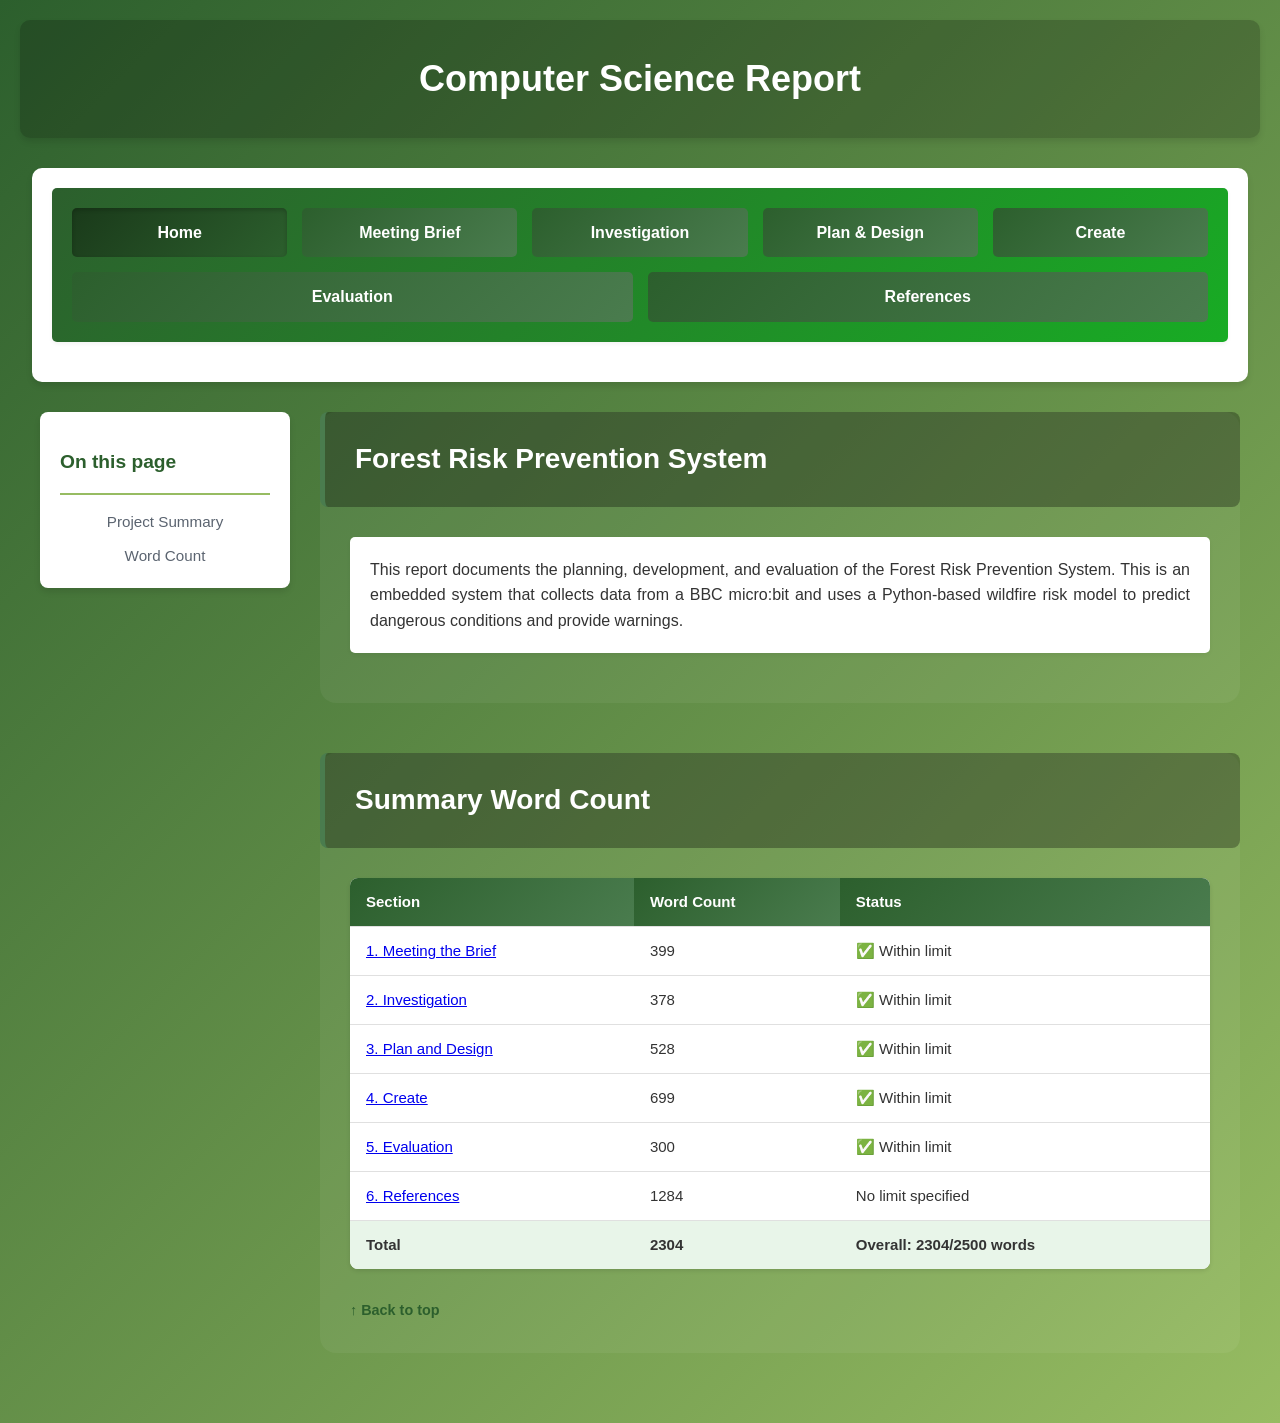
<file: index.html>
<!DOCTYPE html>
<html lang="en">
<head>
    <meta charset="UTF-8">
    <meta http-equiv="refresh" content="0; url=report-site/index.html">
    <title>Redirecting…</title>
</head>
<body>
    <p>Redirecting to <a href="report-site/index.html">report site</a>…</p>
</body>
</html>
</file>
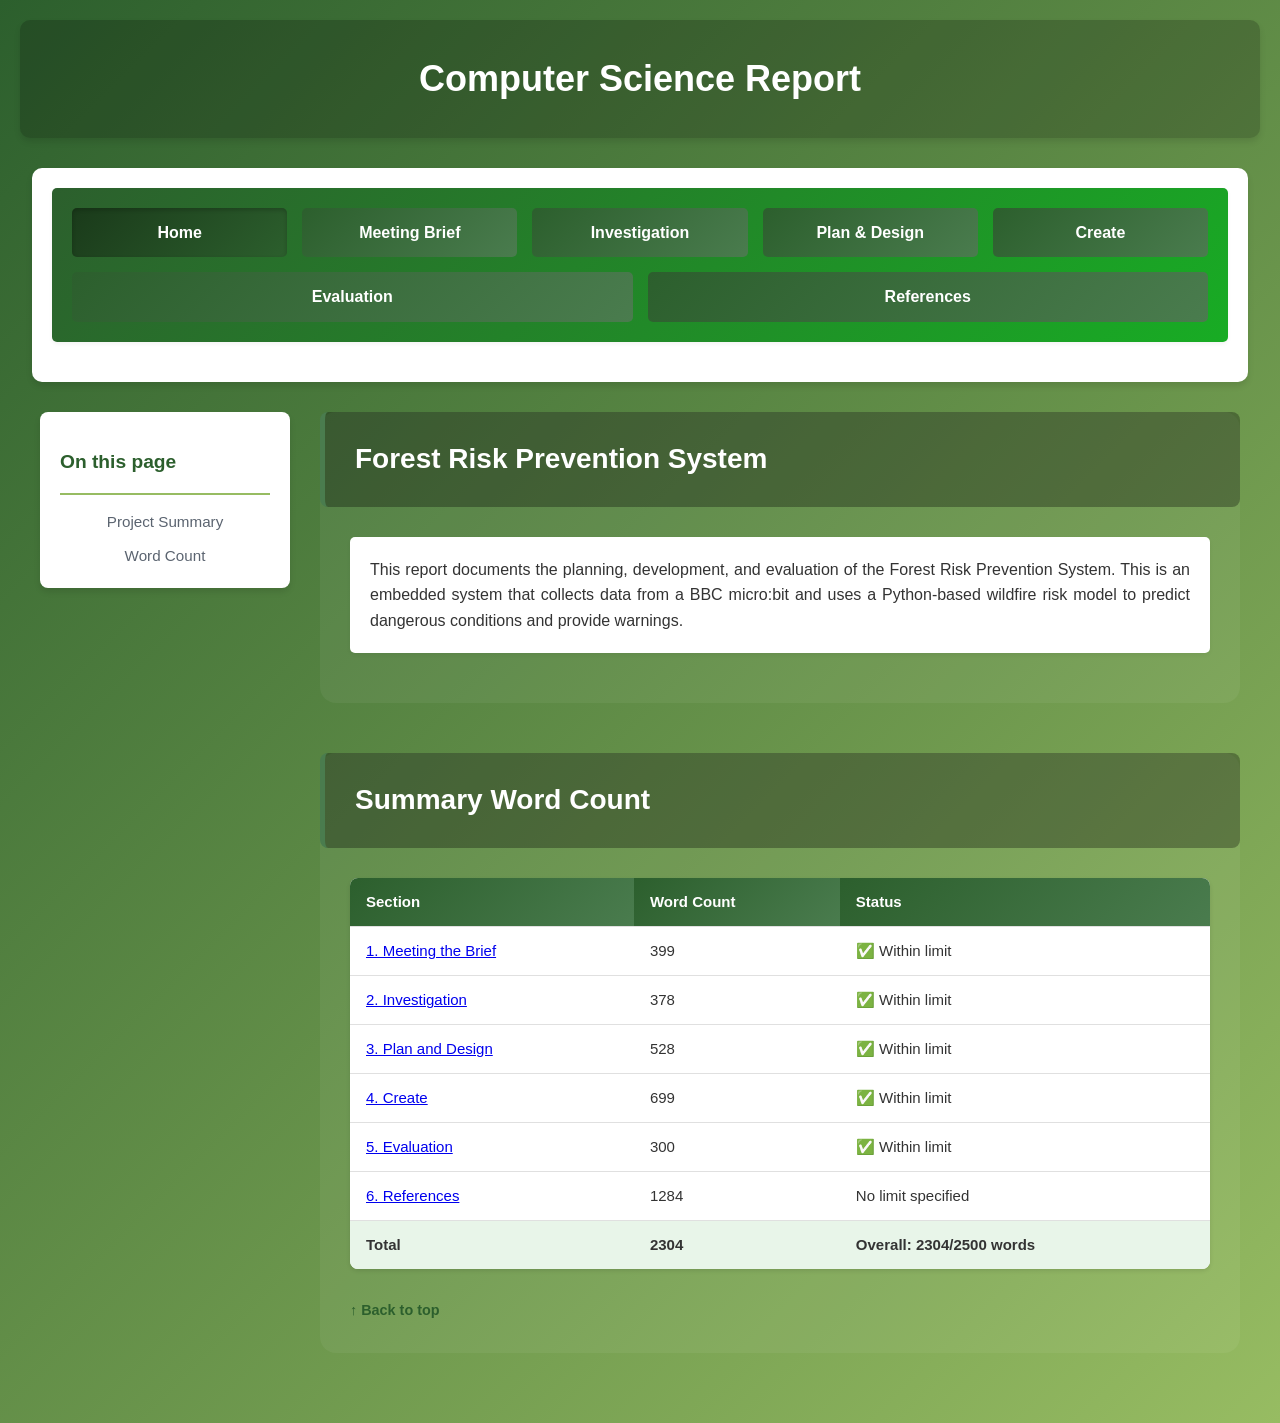
<file: report-site/index.html>
<!--#Section Word Count
#1. Meeting Brief	Max 400
#2. Investigation	~400
#3. Plan & Design	~600
#4. Create	~800
#5. Evaluation
#Total:                  ~2200 -->

<!DOCTYPE html>
<html lang="en">
<head>
    <meta charset="UTF-8">
    <meta name="viewport" content="width=device-width, initial-scale=1.0">
    <title>Report Index</title>
    <link rel="stylesheet" href="styles.css">
</head>
<body>
    <h1>Computer Science Report</h1>
    <div class="page-wrapper">
    <nav>
        <ul>
            <li><a href="index.html" class="active">Home</a></li>
            <li><a href="meeting_the_brief.html">Meeting Brief</a></li>
            <li><a href="investigation.html">Investigation</a></li>
            <li><a href="plan_and_design.html">Plan & Design</a></li>
            <li><a href="create.html">Create</a></li>
            <li><a href="evaluation.html">Evaluation</a></li>
            <li><a href="references.html">References</a></li>
        </ul>
    </nav>

    <main class="content-layout">
        <aside>
            <div class="toc">
                <h3>On this page</h3>
                <ul>
                    <li><a href="#summary">Project Summary</a></li>
                    <li><a href="#wordcount">Word Count</a></li>
                </ul>
            </div>
        </aside>

        <div class="content">
            <section id="summary">
                <h2>Forest Risk Prevention System</h2>
                <p>This report documents the planning, development, and evaluation of the Forest Risk Prevention System. This is an embedded system that collects data from a BBC micro:bit and uses a Python-based wildfire risk model to predict dangerous conditions and provide warnings.</p>
            </section>

            <section id="wordcount">
                <h2>Summary Word Count</h2>
                <table class="word-count-table">
    <thead>
        <tr>
            <th>Section</th>
            <th>Word Count</th>
            <th>Status</th>
        </tr>
    </thead>
    <tbody>
        <tr>
            <td><a href="meeting_the_brief.html">1. Meeting the Brief</a></td>
            <td>399</td>
            <td>✅ Within limit</td>
        </tr>
        <tr>
            <td><a href="investigation.html">2. Investigation</a></td>
            <td>378</td>
            <td>✅ Within limit</td>
        </tr>
        <tr>
            <td><a href="plan_and_design.html">3. Plan and Design</a></td>
            <td>528</td>
            <td>✅ Within limit</td>
        </tr>
        <tr>
            <td><a href="create.html">4. Create</a></td>
            <td>699</td>
            <td>✅ Within limit</td>
        </tr>
        <tr>
            <td><a href="evaluation.html">5. Evaluation</a></td>
            <td>300</td>
            <td>✅ Within limit</td>
        </tr>
        <tr>
            <td><a href="references.html">6. References</a></td>
            <td>1284</td>
            <td>No limit specified</td>
        </tr>
        <tr class="total-row">
            <td><strong>Total</strong></td>
            <td><strong>2304</strong></td>
            <td><strong>Overall: 2304/2500 words</strong></td>
        </tr>
    </tbody>
</table>
                <a href="#" class="back-to-top">Back to top</a>
            </section>
        </div>
    </main>
    </div>
</body>
</html>
</file>
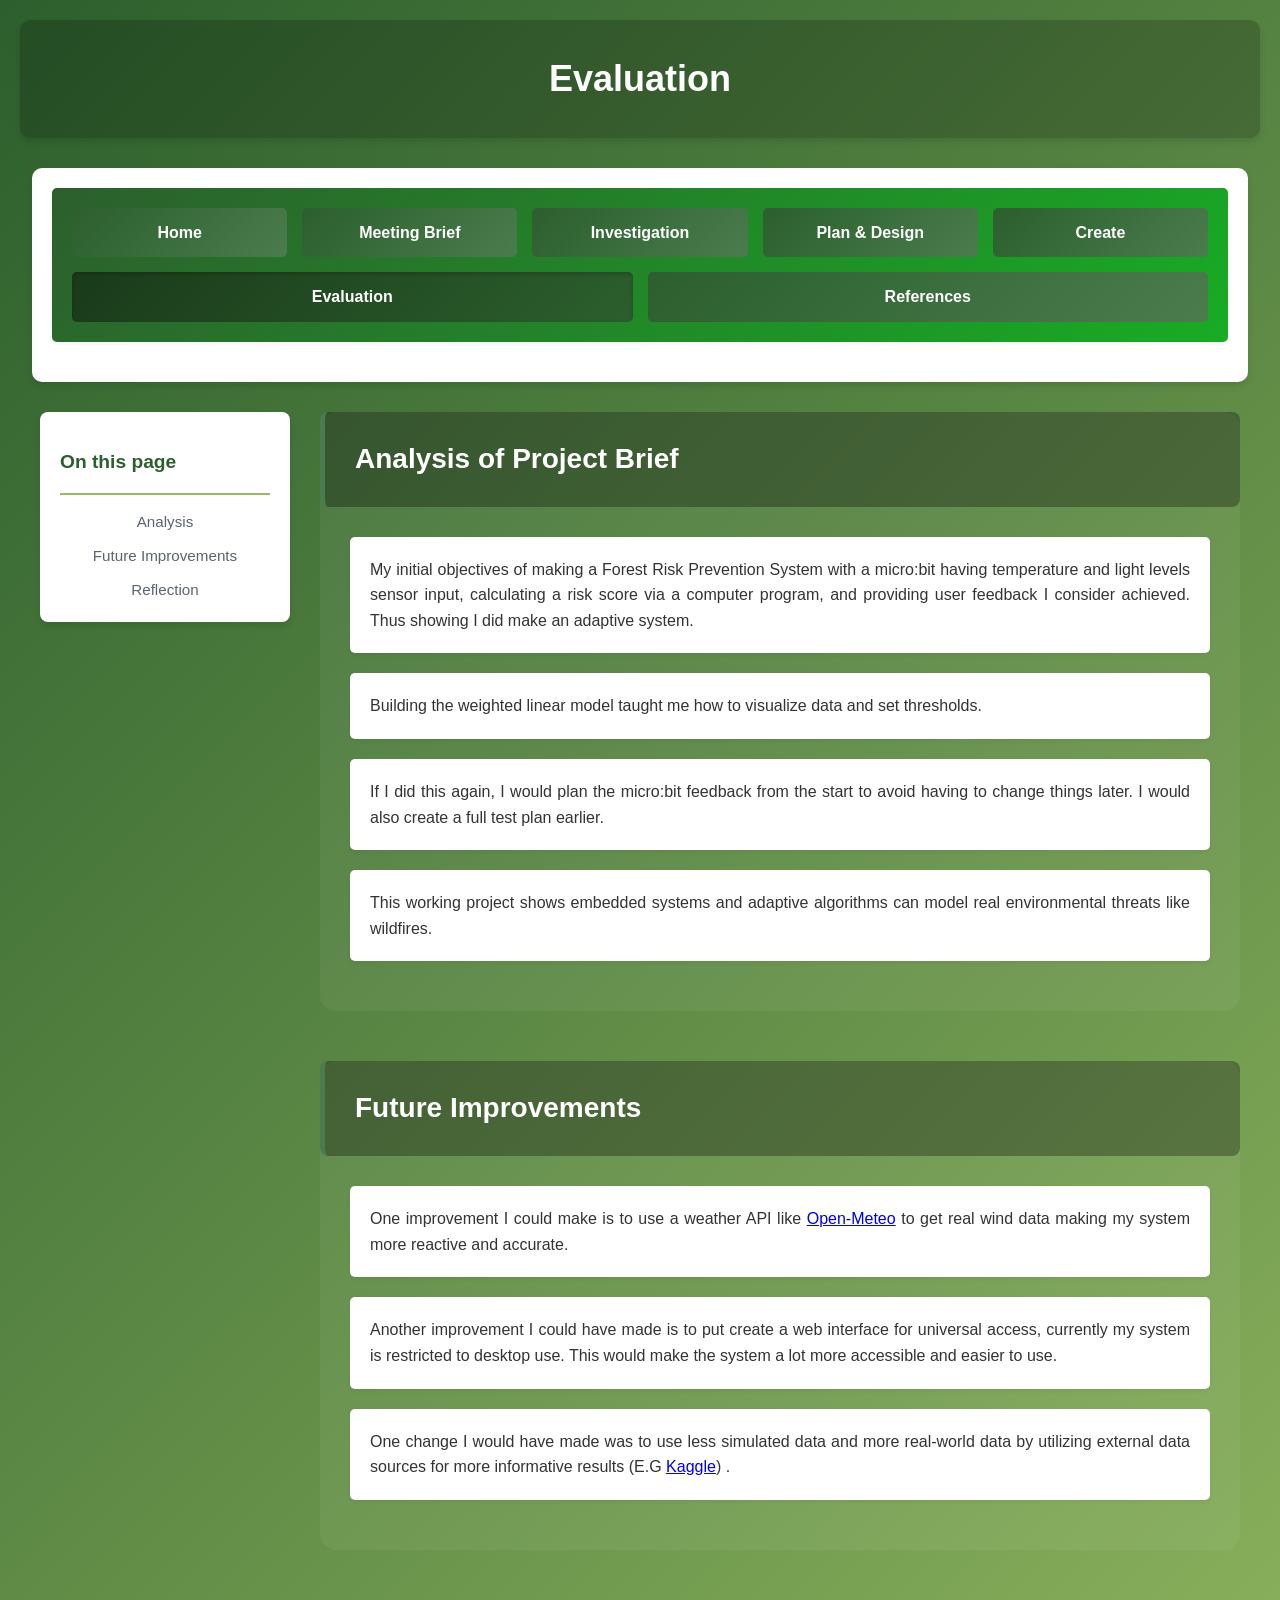
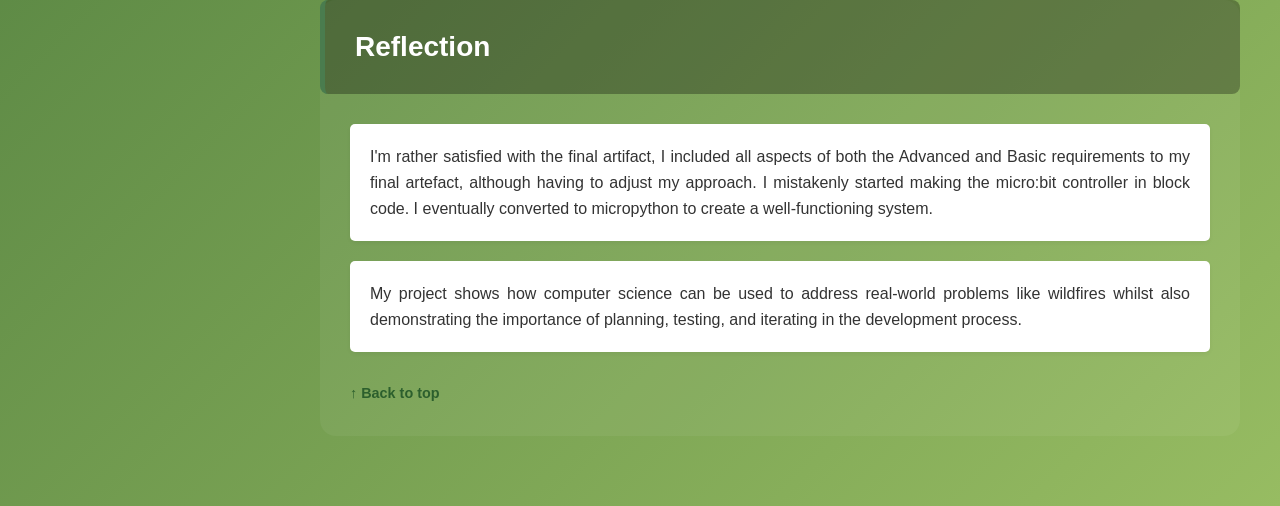
<file: report-site/evaluation.html>
<!DOCTYPE html>
<html lang="en">
<head>
    <meta charset="UTF-8">
    <meta name="viewport" content="width=device-width, initial-scale=1.0">
    <title>Evaluation</title>
    <link rel="stylesheet" href="styles.css">
</head>
<body>
    <h1>Evaluation</h1>
    <div class="page-wrapper">
    <nav>
        <ul>
            <li><a href="index.html">Home</a></li>
            <li><a href="meeting_the_brief.html">Meeting Brief</a></li>
            <li><a href="investigation.html">Investigation</a></li>
            <li><a href="plan_and_design.html">Plan & Design</a></li>
            <li><a href="create.html">Create</a></li>
            <li><a href="evaluation.html" class="active">Evaluation</a></li>
            <li><a href="references.html">References</a></li>
        </ul>
    </nav>

    <main class="content-layout">
        <aside>
            <div class="toc">
                <h3>On this page</h3>
                <ul>
                    <li><a href="#analysis">Analysis</a></li>
                    <li><a href="#future">Future Improvements</a></li>
                    <li><a href="#reflection">Reflection</a></li>
                </ul>
            </div>
        </aside>
        <div class="content">
            <section id="analysis">
                <h2>Analysis of Project Brief</h2>
                <p>My initial objectives of making a Forest Risk Prevention System with a micro:bit having temperature and light levels sensor input, calculating a risk score via a computer program, and providing user feedback I consider achieved. Thus showing I did make an adaptive system.</p>
                <p>Building the weighted linear model taught me how to visualize data and set thresholds. </p>
                <p>If I did this again, I would plan the micro:bit feedback from the start to avoid having to change things later. I would also create a full test plan earlier. </p>
                <p>This working project shows  embedded systems and adaptive algorithms can model real environmental threats like wildfires.</p>
            </section>

            <section id="future">
                <h2>Future Improvements</h2>
                <p>One improvement I could make is to use a weather API like <a href="https://open-meteo.com/" target="_blank" rel="noopener noreferrer">Open-Meteo</a> to get real wind data making my system more reactive and accurate.</p>
                <p>Another improvement I could have made is to put create a web interface for universal access, currently my system is restricted to desktop use. This would make the system a lot more accessible and easier to use.</p>
                <p>One change I would have made was to use less simulated data and more real-world data by utilizing external data sources for more informative results (E.G <a href="https://www.kaggle.com/datasets" target="_blank" rel="noopener noreferrer">Kaggle</a>) .</p>
            </section>
            
            <section id="reflection">
                <h2>Reflection</h2>
                <p>I'm rather satisfied with the final artifact, I included all aspects of both the Advanced and Basic requirements to my final artefact, although having to adjust my approach. I mistakenly started making the micro:bit controller in block code. I eventually converted to micropython to create a well-functioning system.</p>
                <p>My project shows how computer science can be used to address real-world problems like wildfires whilst also demonstrating the importance of planning, testing, and iterating in the development process.</p>
                <a href="#" class="back-to-top">Back to top</a>
            </section>
        </div>
    </main>
    </div>
</body>
</html>
</file>
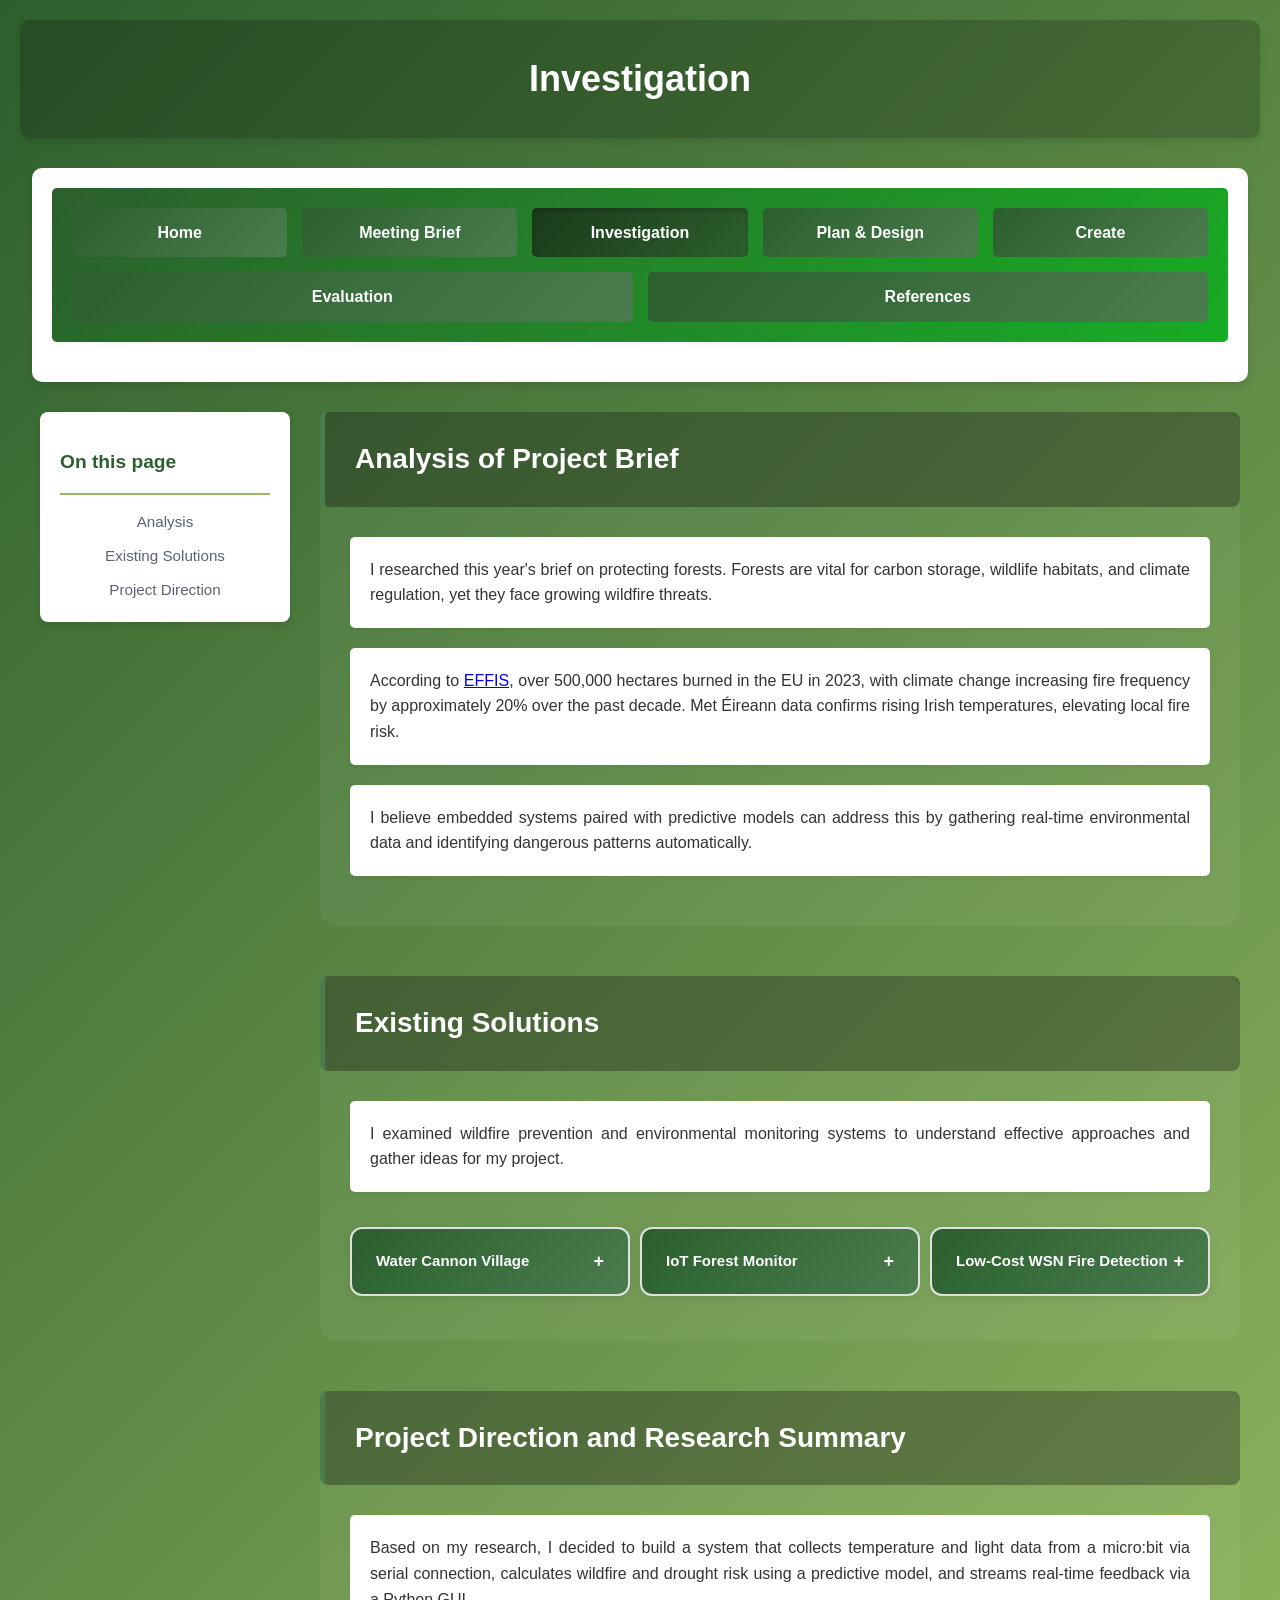
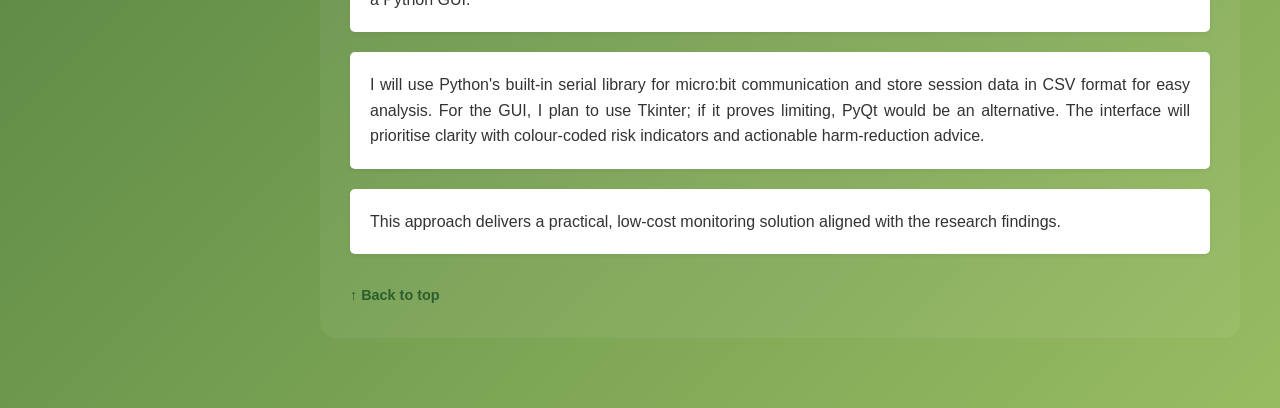
<file: report-site/investigation.html>
<!DOCTYPE html>
<html lang="en">
<head>
    <meta charset="UTF-8">
    <meta name="viewport" content="width=device-width, initial-scale=1.0">
    <title>Investigation</title>
    <link rel="stylesheet" href="styles.css">
</head>
<body>
    <h1>Investigation</h1>
    <div class="page-wrapper">
    <nav>
        <ul>
            <li><a href="index.html">Home</a></li>
            <li><a href="meeting_the_brief.html">Meeting Brief</a></li>
            <li><a href="investigation.html" class="active">Investigation</a></li>
            <li><a href="plan_and_design.html">Plan & Design</a></li>
            <li><a href="create.html">Create</a></li>
            <li><a href="evaluation.html">Evaluation</a></li>
            <li><a href="references.html">References</a></li>
        </ul>
    </nav>

    <main class="content-layout">
        <aside>
            <div class="toc">
                <h3>On this page</h3>
                <ul>
                    <li><a href="#analysis">Analysis</a></li>
                    <li><a href="#existing">Existing Solutions</a></li>
                    <li><a href="#direction">Project Direction</a></li>
                </ul>
            </div>
        </aside>

        <div class="content">
            <section id="analysis">
                <h2>Analysis of Project Brief</h2>
                <p>I researched this year's brief on protecting forests. Forests are vital for carbon storage, wildlife habitats, and climate regulation, yet they face growing wildfire threats.</p>
                <p>According to <a href="https://civil-protection-humanitarian-aid.ec.europa.eu/news-stories/news/2023-among-5-worst-years-wildfires-europe-commission-report-shows-2024-11-19_en#:~:text=Last%20year%2C%20Europe%2C%20the%20Middle,in%20Europe%20published%20this%20year." target="_blank" rel="noopener noreferrer">EFFIS</a>, over 500,000 hectares burned in the EU in 2023, with climate change increasing fire frequency by approximately 20% over the past decade. Met Éireann data confirms rising Irish temperatures, elevating local fire risk.</p>
                <p>I believe embedded systems paired with predictive models can address this by gathering real-time environmental data and identifying dangerous patterns automatically.</p>
            </section>

            <section id="existing">
                <h2>Existing Solutions</h2>
                <p>I examined wildfire prevention and environmental monitoring systems to understand effective approaches and gather ideas for my project.</p>

                <div class="dropdown-row">
                    <div class="dropdown" onclick="toggleDropdown(this)">
                        <div class="dropdown-header">Water Cannon Village</div>
                        <div class="dropdown-content">
                            <p><strong>Source:</strong> A traditional Japanese fire festival using coordinated water spraying. <a href="https://www.thisiscolossal.com/2020/10/water-hose-festival-japan/" target="_blank" rel="noopener noreferrer">[Link]</a></p>
                            <p><strong>Finding:</strong> This approach relies entirely on human reaction with no automated sensing or prediction capability.</p>
                            <p><strong>Decision:</strong> My system needs automatic sensors and real-time risk assessment to remove human delay.</p>
                        </div>
                    </div>

                    <div class="dropdown" onclick="toggleDropdown(this)">
                        <div class="dropdown-header">IoT Forest Monitor</div>
                        <div class="dropdown-content">
                            <p><strong>Source:</strong> An open-source project using temperature, humidity, and flame sensors with Wi-Fi alerts. <a href="https://www.dfrobot.com/blog-1292.html" target="_blank" rel="noopener noreferrer">[Link]</a></p>
                            <p><strong>Finding:</strong> This demonstrated that small embedded systems can provide effective low-cost monitoring with real-time notifications.</p>
                            <p><strong>Decision:</strong> I will adopt a similar sensor-based approach using the micro:bit to collect environmental data and provide user feedback.</p>
                        </div>
                    </div>

                    <div class="dropdown" onclick="toggleDropdown(this)">
                        <div class="dropdown-header">Low-Cost WSN Fire Detection</div>
                        <div class="dropdown-content">
                            <p><strong>Source:</strong> A research paper on wireless sensor networks for forest fire detection. <a href="https://doi.org/10.37394/232015.2023.19.49" target="_blank" rel="noopener noreferrer">[Link]</a></p>
                            <p><strong>Finding:</strong> The study achieved high detection accuracy with low operating costs using distributed environmental sensors.</p>
                            <p><strong>Decision:</strong> My system will follow this approach: real-time sensors, GUI-based alerts, and actionable harm-reduction feedback.</p>
                        </div>
                    </div>
                </div>
            </section>

            <section id="direction">
                <h2>Project Direction and Research Summary</h2>
                <p>Based on my research, I decided to build a system that collects temperature and light data from a micro:bit via serial connection, calculates wildfire and drought risk using a predictive model, and streams real-time feedback via a Python GUI.</p>
                <p>I will use Python's built-in serial library for micro:bit communication and store session data in CSV format for easy analysis. For the GUI, I plan to use Tkinter; if it proves limiting, PyQt would be an alternative. The interface will prioritise clarity with colour-coded risk indicators and actionable harm-reduction advice.</p>
                <p>This approach delivers a practical, low-cost monitoring solution aligned with the research findings.</p>
                <a href="#" class="back-to-top">Back to top</a>
            </section>
        </div>
    </main>
    </div>
    <script>
        function toggleDropdown(element) {
            const wasActive = element.classList.contains('active');
            const dropdowns = document.querySelectorAll('.dropdown');
            dropdowns.forEach(dropdown => {
                dropdown.classList.remove('active');
            });
            if (!wasActive) {
                element.classList.add('active');
            }
        }
</script>
</body>
</html>
</file>
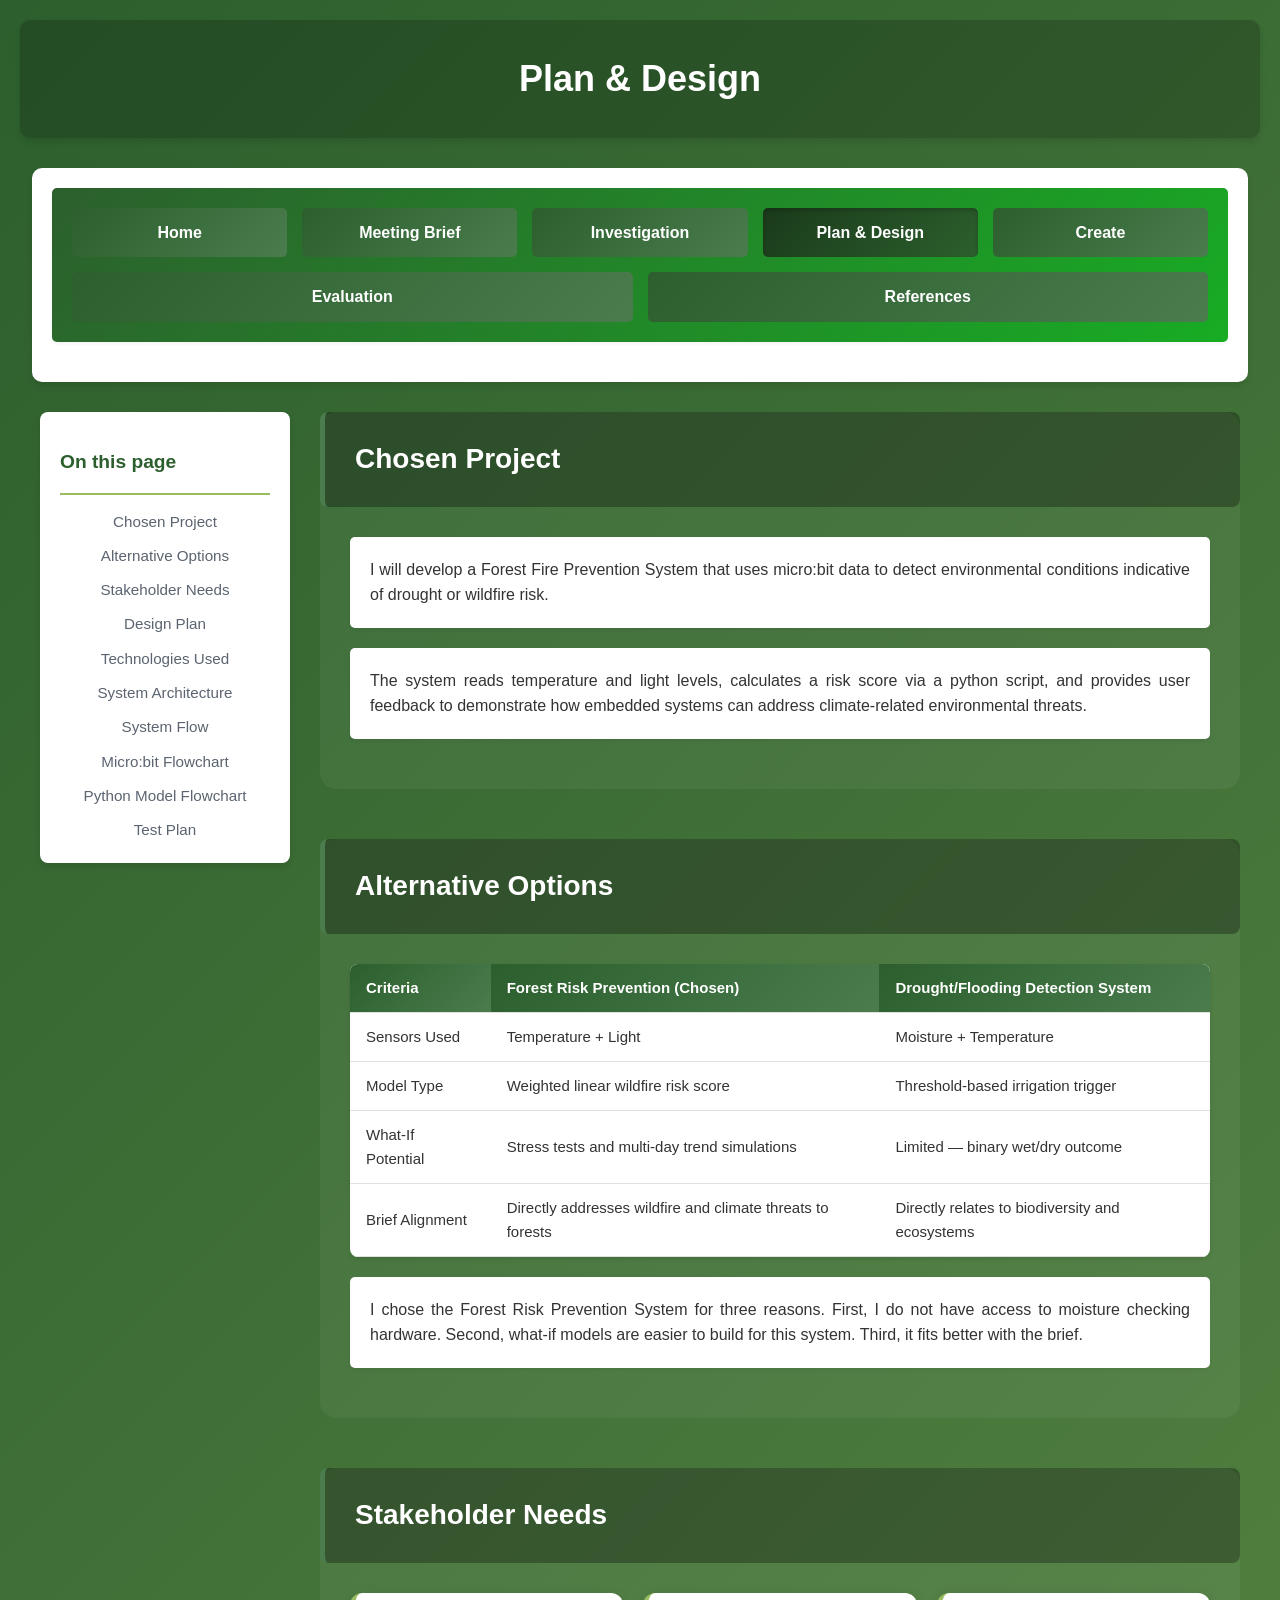
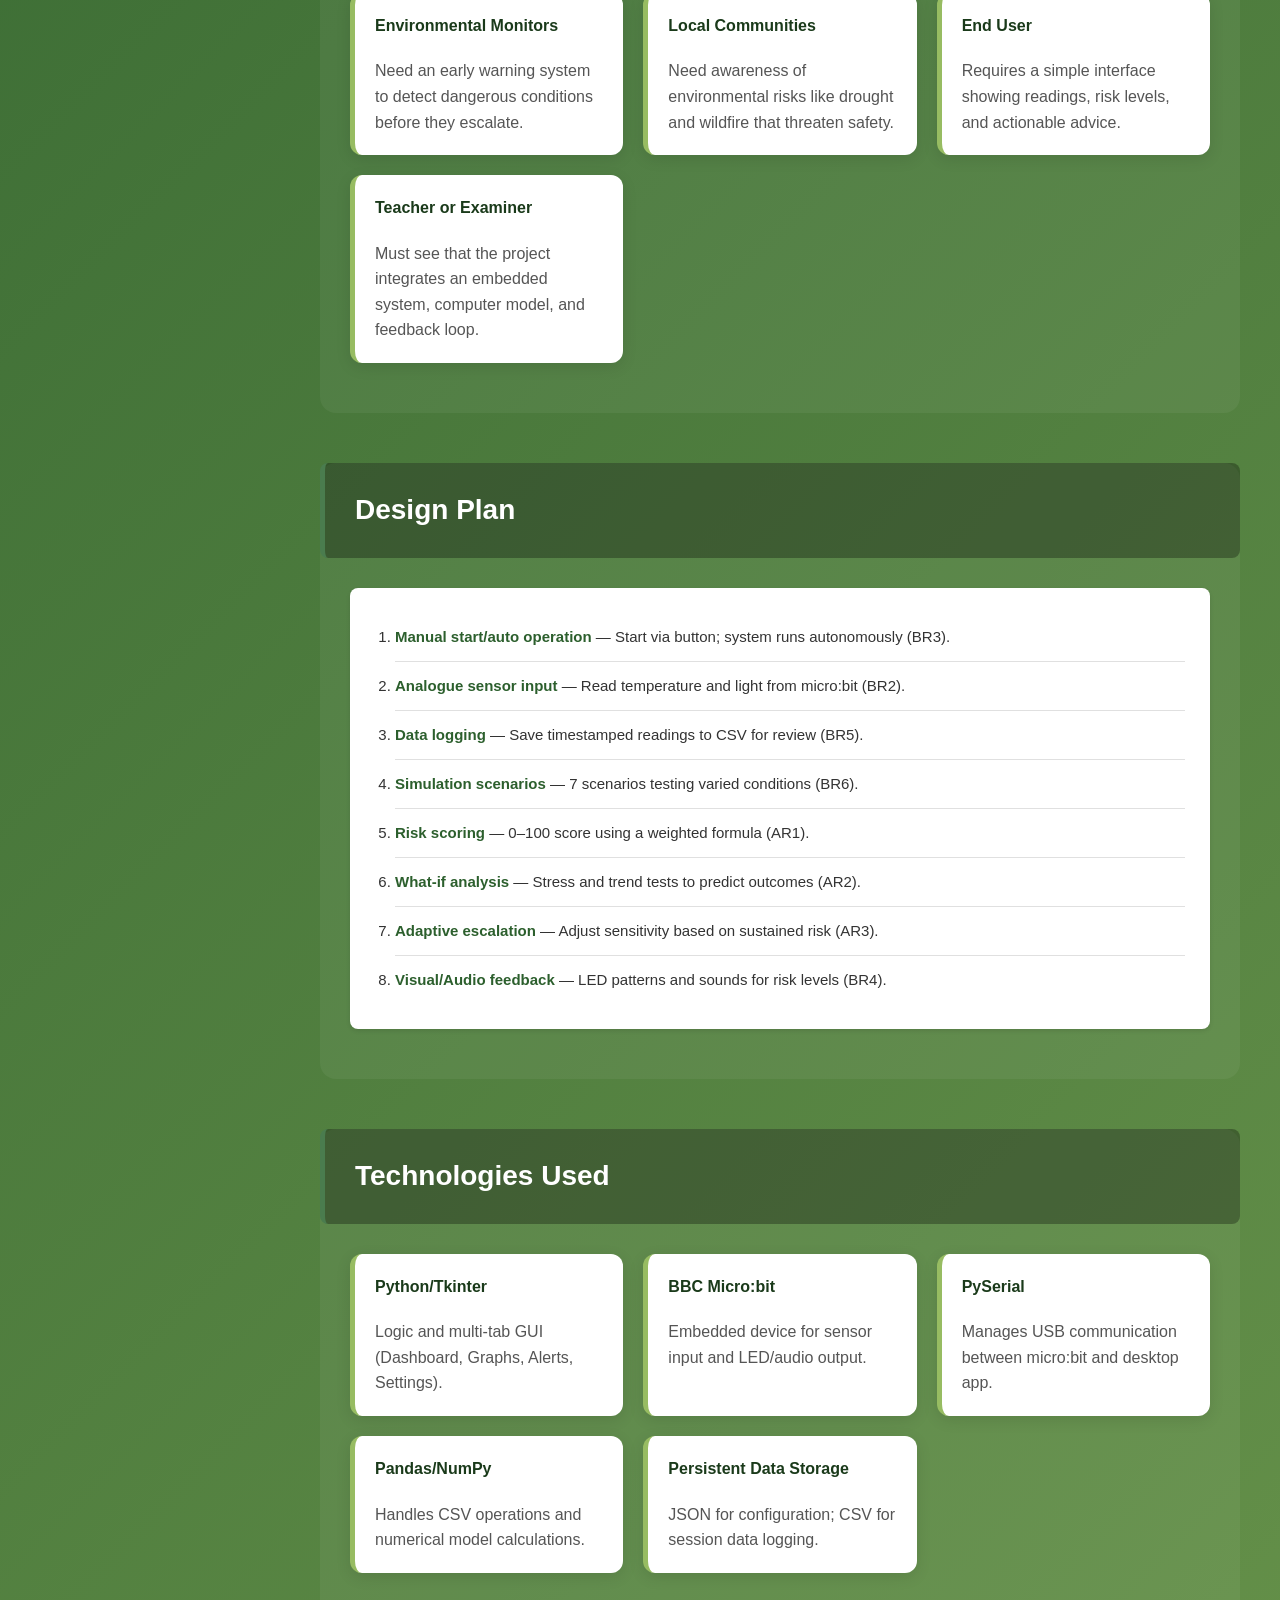
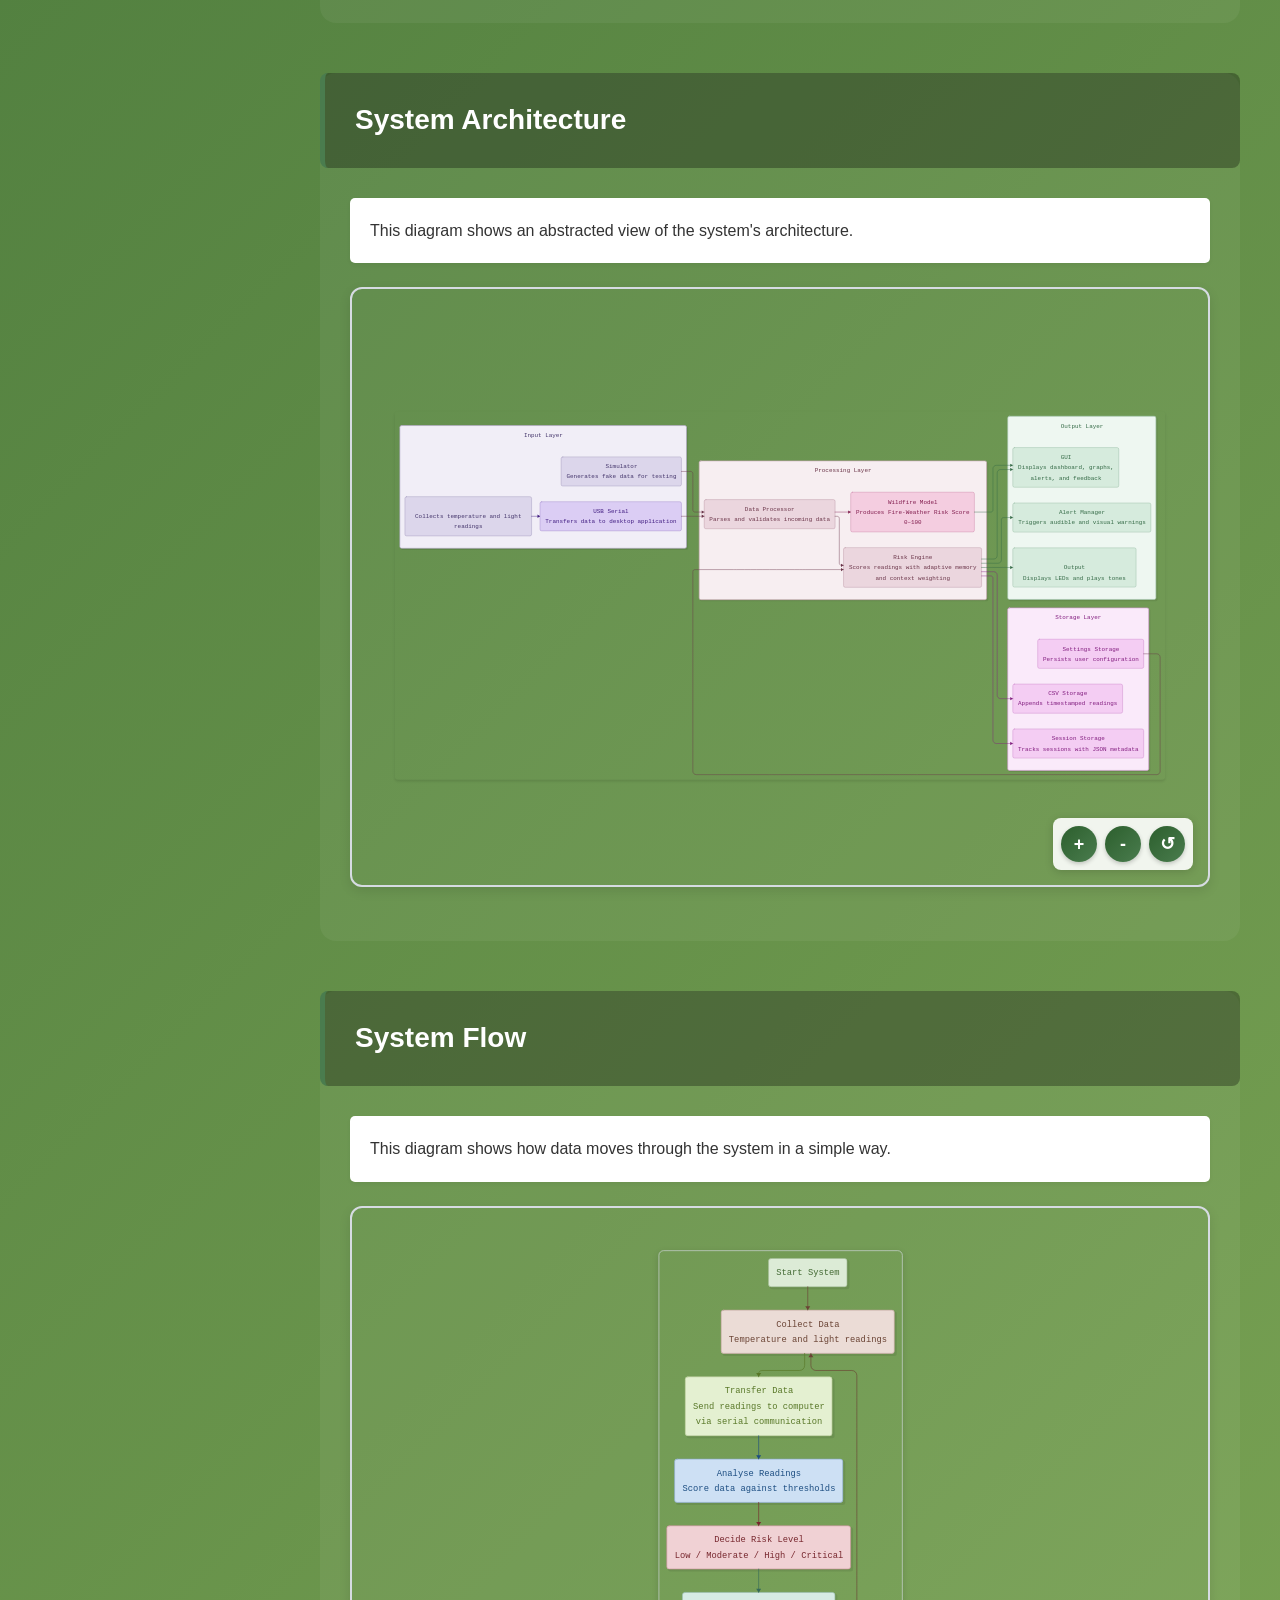
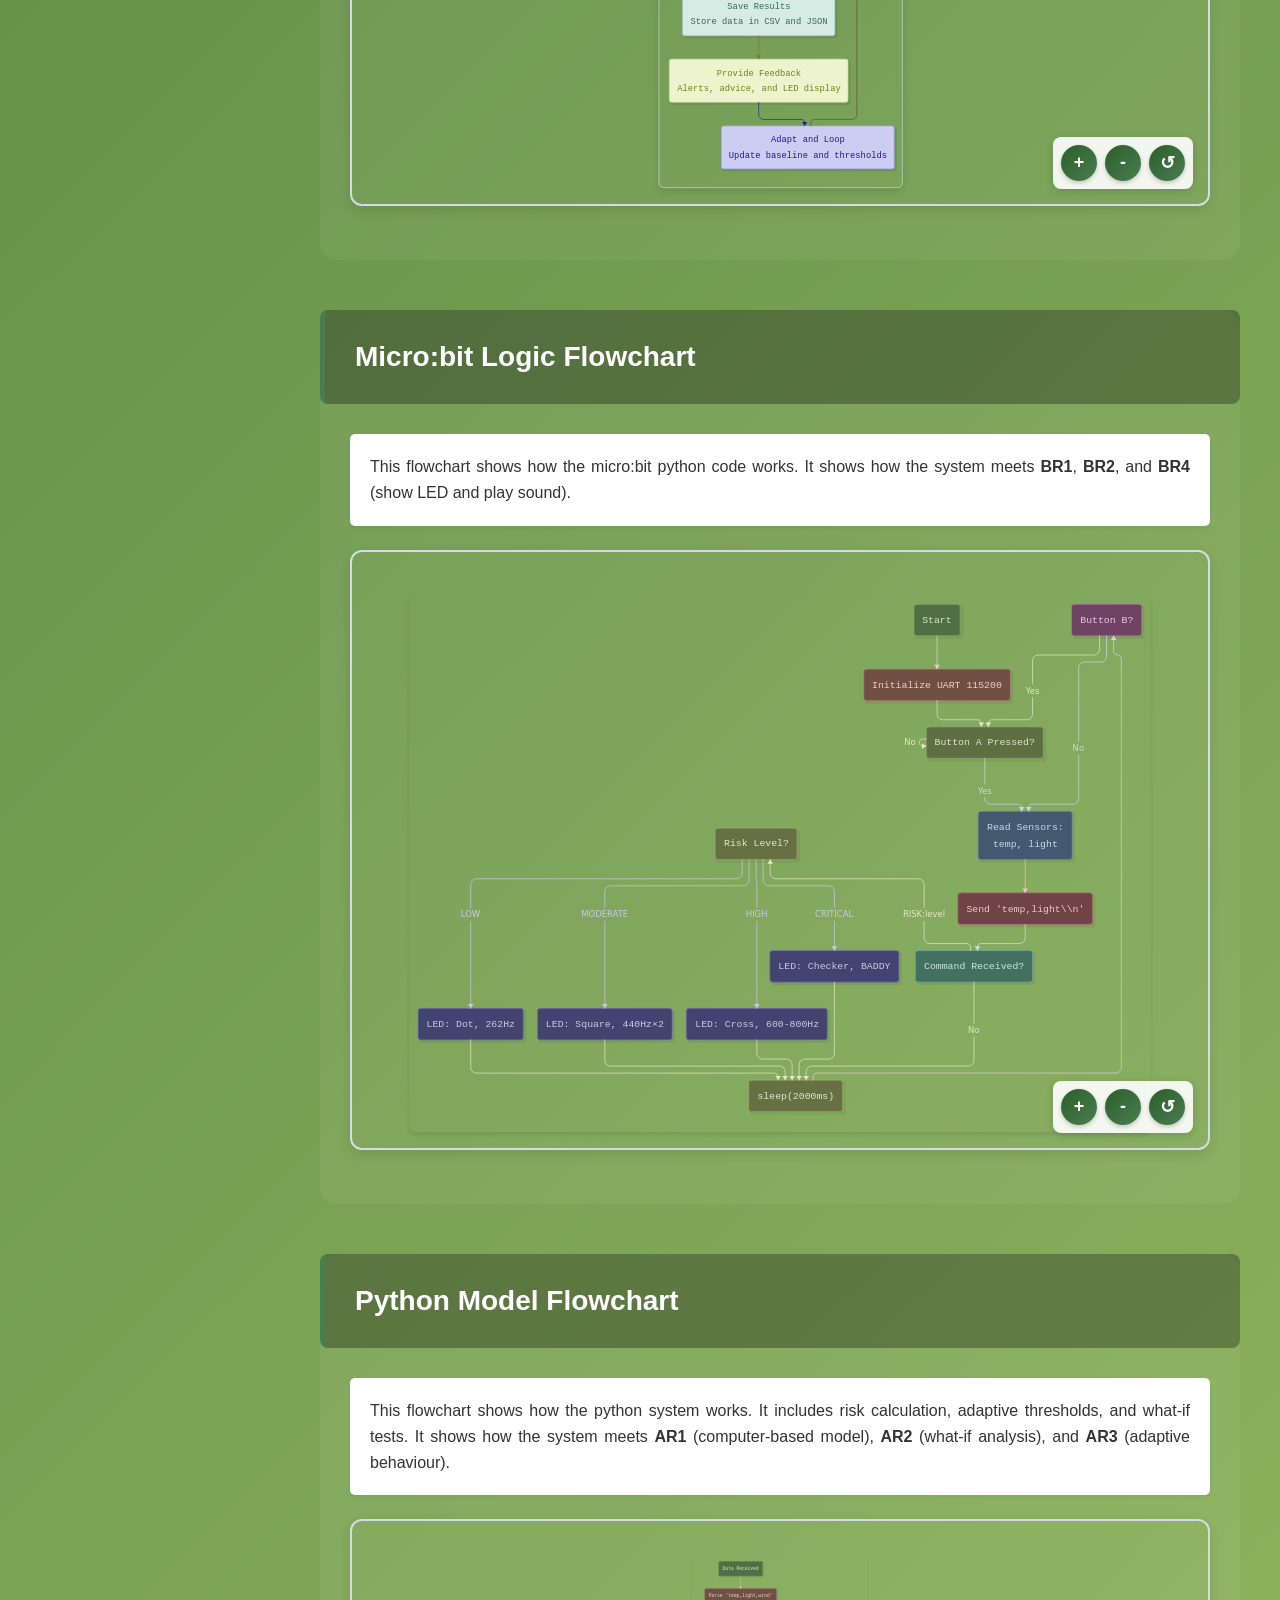
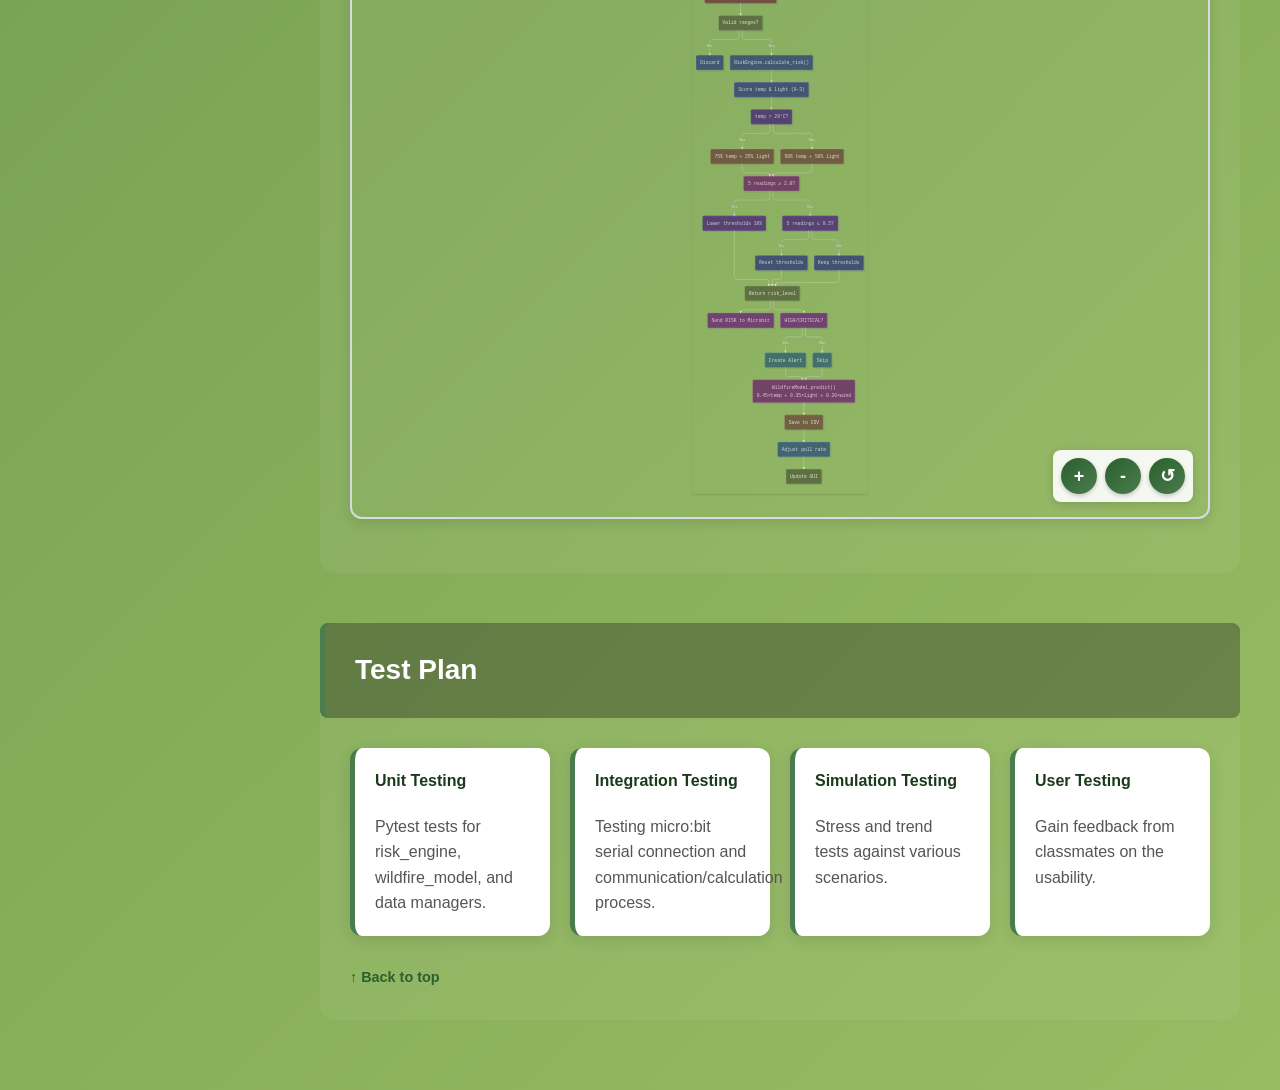
<file: report-site/plan_and_design.html>
<!DOCTYPE html>
<html lang="en">
<head>
    <meta charset="UTF-8">
    <meta name="viewport" content="width=device-width, initial-scale=1.0">
    <title>Plan & Design</title>
    <link rel="stylesheet" href="styles.css">
</head>
<body>
    <h1>Plan & Design</h1>
    <div class="page-wrapper">
    <nav>
        <ul>
            <li><a href="index.html">Home</a></li>
            <li><a href="meeting_the_brief.html">Meeting Brief</a></li>
            <li><a href="investigation.html">Investigation</a></li>
            <li><a href="plan_and_design.html" class="active">Plan & Design</a></li>
            <li><a href="create.html">Create</a></li>
            <li><a href="evaluation.html">Evaluation</a></li>
            <li><a href="references.html">References</a></li>
        </ul>
    </nav>

    <main class="content-layout">
        <aside>
            <div class="toc">
                <h3>On this page</h3>
                <ul>
                    <li><a href="#chosen">Chosen Project</a></li>
                    <li><a href="#alternatives">Alternative Options</a></li>
                    <li><a href="#stakeholders">Stakeholder Needs</a></li>
                    <li><a href="#plan">Design Plan</a></li>
                    <li><a href="#technologies">Technologies Used</a></li>
                    <li><a href="#architecture">System Architecture</a></li>
                    <li><a href="#flow">System Flow</a></li>
                    <li><a href="#microbit-flow">Micro:bit Flowchart</a></li>
                    <li><a href="#python-model">Python Model Flowchart</a></li>
                    <li><a href="#test-plan">Test Plan</a></li>
                </ul>
            </div>
        </aside>

        <div class="content">
            <section id="chosen">
                <h2>Chosen Project</h2>
                <p>I will develop a Forest Fire Prevention System that uses micro:bit data to detect environmental conditions indicative of drought or wildfire risk.</p>
                <p>The system reads temperature and light levels, calculates a risk score via a python script, and provides user feedback to demonstrate how embedded systems can address climate-related environmental threats.</p>
            </section>

            <section id="alternatives">
                <h2>Alternative Options</h2>
                <table class="compare-table">
                    <thead>
                        <tr>
                            <th>Criteria</th>
                            <th>Forest Risk Prevention (Chosen)</th>
                            <th>Drought/Flooding Detection System</th>
                        </tr>
                    </thead>
                    <tbody>
                        <tr>
                            <td>Sensors Used</td>
                            <td>Temperature + Light</td>
                            <td>Moisture + Temperature</td>
                        </tr>
                        <tr>
                            <td>Model Type</td>
                            <td>Weighted linear wildfire risk score</td>
                            <td>Threshold-based irrigation trigger</td>
                        </tr>
                        <tr>
                            <td>What-If Potential</td>
                            <td>Stress tests and multi-day trend simulations</td>
                            <td>Limited — binary wet/dry outcome</td>
                        </tr>
                        <tr>
                            <td>Brief Alignment</td>
                            <td>Directly addresses wildfire and climate threats to forests</td>
                            <td>Directly relates to biodiversity and ecosystems</td>
                        </tr>
                    </tbody>
                </table>
                <p>I chose the Forest Risk Prevention System for three reasons. First, I do not have access to moisture checking hardware. Second, what-if models are easier to build for this system. Third, it fits better with the brief.</p>
            </section>

            <section id="stakeholders">
                <h2>Stakeholder Needs</h2>
                <div class="tech-grid">
                    <div class="tech-item">
                        <strong>Environmental Monitors</strong>
                        <p>Need an early warning system to detect dangerous conditions before they escalate.</p>
                    </div>
                    <div class="tech-item">
                        <strong>Local Communities</strong>
                        <p>Need awareness of environmental risks like drought and wildfire that threaten safety.</p>
                    </div>
                    <div class="tech-item">
                        <strong>End User</strong>
                        <p>Requires a simple interface showing readings, risk levels, and actionable advice.</p>
                    </div>
                    <div class="tech-item">
                        <strong>Teacher or Examiner</strong>
                        <p>Must see that the project integrates an embedded system, computer model, and feedback loop.</p>
                    </div>
                </div>
            </section>

            <section id="plan">
                <h2>Design Plan</h2>
                <ol class="design-objectives">
                    <li><strong>Manual start/auto operation</strong> — Start via button; system runs autonomously (BR3).</li>
                    <li><strong>Analogue sensor input</strong> — Read temperature and light from micro:bit (BR2).</li>
                    <li><strong>Data logging</strong> — Save timestamped readings to CSV for review (BR5).</li>
                    <li><strong>Simulation scenarios</strong> — 7 scenarios testing varied conditions (BR6).</li>
                    <li><strong>Risk scoring</strong> — 0–100 score using a weighted formula (AR1).</li>
                    <li><strong>What-if analysis</strong> — Stress and trend tests to predict outcomes (AR2).</li>
                    <li><strong>Adaptive escalation</strong> — Adjust sensitivity based on sustained risk (AR3).</li>
                    <li><strong>Visual/Audio feedback</strong> — LED patterns and sounds for risk levels (BR4).</li>
                </ol>
            </section>

            <section id="technologies">
                <h2>Technologies Used</h2>
                <div class="tech-grid">
                    <div class="tech-item">
                        <strong>Python/Tkinter</strong>
                        <p>Logic and multi-tab GUI (Dashboard, Graphs, Alerts, Settings).</p>
                    </div>
                    <div class="tech-item">
                        <strong>BBC Micro:bit</strong>
                        <p>Embedded device for sensor input and LED/audio output.</p>
                    </div>
                    <div class="tech-item">
                        <strong>PySerial</strong>
                        <p>Manages USB communication between micro:bit and desktop app.</p>
                    </div>
                    <div class="tech-item">
                        <strong>Pandas/NumPy</strong>
                        <p>Handles CSV operations and numerical model calculations.</p>
                    </div>
                    <div class="tech-item">
                        <strong>Persistent Data Storage</strong>
                        <p>JSON for configuration; CSV for session data logging.</p>
                    </div>
                </div>
            </section>

            <section id="architecture">
                <h2>System Architecture</h2>
                <p>This diagram shows an abstracted view of the system's architecture.</p>
                <div class="system-architecture-container">
                    <div class="architecture-zoom-viewport" id="architectureZoomViewport">
                        <div class="architecture-zoom-content" id="architectureZoomContent">
                            <img src="../resources/img/System-Architechture.svg" alt="System Architecture Diagram showing modular components: SerialManager, DataProcessor, RiskEngine, WildfireModel, AlertManager, and GUI" id="architectureImage">
                        </div>
                        <div class="zoom-controls">
                            <button class="zoom-btn" id="zoomInBtn" title="Zoom In">+</button>
                            <button class="zoom-btn" id="zoomOutBtn" title="Zoom Out">-</button>
                            <button class="zoom-btn" id="zoomResetBtn" title="Reset Zoom">↺</button>
                        </div>
                    </div>
                </div>
            </section>

            <section id="flow">
                <h2>System Flow</h2>
                <p>This diagram shows how data moves through the system in a simple way.</p>
                <div class="system-architecture-container">
                    <div class="architecture-zoom-viewport" id="flowZoomViewport">
                        <div class="architecture-zoom-content" id="flowZoomContent">
                            <img src="../resources/img/Data-flow.svg" alt="System Flow Diagram" class="system-flow-image" id="flowImage">
                        </div>
                        <div class="zoom-controls">
                            <button class="zoom-btn" id="flowZoomInBtn" title="Zoom In">+</button>
                            <button class="zoom-btn" id="flowZoomOutBtn" title="Zoom Out">-</button>
                            <button class="zoom-btn" id="flowZoomResetBtn" title="Reset Zoom">↺</button>
                        </div>
                    </div>
                </div>
            </section>

            <section id="microbit-flow">
                <h2>Micro:bit Logic Flowchart</h2>
                <p>This flowchart shows how the micro:bit python code works. It shows how the system meets <strong>BR1</strong>, <strong>BR2</strong>, and <strong>BR4</strong> (show LED and play sound).</p>
                <div class="system-architecture-container">
                    <div class="architecture-zoom-viewport zoomable-diagram" id="microbitZoomViewport">
                        <div class="architecture-zoom-content" id="microbitZoomContent">
                            <img src="../resources/img/merflow/MicrobitFlowchart.svg" alt="Micro:bit Flowchart showing button start, sensor reading loop, UART communication, and LED/audio feedback based on risk level" id="microbitImage">
                        </div>
                        <div class="zoom-controls">
                            <button class="zoom-btn" data-action="zoomIn" title="Zoom In">+</button>
                            <button class="zoom-btn" data-action="zoomOut" title="Zoom Out">-</button>
                            <button class="zoom-btn" data-action="zoomReset" title="Reset Zoom">↺</button>
                        </div>
                    </div>
                </div>
            </section>

            <section id="python-model">
                <h2>Python Model Flowchart</h2>
                <p>This flowchart shows how the python system works. It includes risk calculation, adaptive thresholds, and what-if tests. It shows how the system meets <strong>AR1</strong> (computer-based model), <strong>AR2</strong> (what-if analysis), and <strong>AR3</strong> (adaptive behaviour).</p>
                <div class="system-architecture-container">
                    <div class="architecture-zoom-viewport zoomable-diagram" id="pythonZoomViewport">
                        <div class="architecture-zoom-content" id="pythonZoomContent">
                            <img src="../resources/img/merflow/PythonModel.svg" alt="Python Model Flowchart showing data processing, risk engine calculation, adaptive threshold escalation, what-if analysis, and feedback generation" id="pythonImage">
                        </div>
                        <div class="zoom-controls">
                            <button class="zoom-btn" data-action="zoomIn" title="Zoom In">+</button>
                            <button class="zoom-btn" data-action="zoomOut" title="Zoom Out">-</button>
                            <button class="zoom-btn" data-action="zoomReset" title="Reset Zoom">↺</button>
                        </div>
                    </div>
                </div>
            </section>

            <section id="test-plan">
                <h2>Test Plan</h2>
                <div class="test-plan-grid">
                    <div class="test-plan-item">
                        <strong>Unit Testing</strong>
                        <p>Pytest tests for risk_engine, wildfire_model, and data managers.</p>
                    </div>
                    <div class="test-plan-item">
                        <strong>Integration Testing</strong>
                        <p>Testing micro:bit serial connection and communication/calculation process.</p>
                    </div>
                    <div class="test-plan-item">
                        <strong>Simulation Testing</strong>
                        <p>Stress and trend tests against various scenarios.</p>
                    </div>
                    <div class="test-plan-item">
                        <strong>User Testing</strong>
                        <p>Gain feedback from classmates on the usability.</p>
                    </div>
                </div>
                <a href="#" class="back-to-top">Back to top</a>
            </section>
        </div>
    </main>
    </div>
    
    <script>
        // Reusable zoom and pan functionality for diagram viewers
        function initZoomViewer(viewportId, contentId, imageId) {
            const zoomViewport = document.getElementById(viewportId);
            const zoomContent = document.getElementById(contentId);
            const image = document.getElementById(imageId);
            
            if (!zoomViewport || !zoomContent || !image) return;
            
            let scale = 1;
            let translateX = 0;
            let translateY = 0;
            let isDragging = false;
            let startX, startY;
            let initialTranslateX, initialTranslateY;
            
            function initializeZoom() {
                const viewportWidth = zoomViewport.clientWidth;
                const viewportHeight = zoomViewport.clientHeight;
                const imgWidth = image.naturalWidth || image.width;
                const imgHeight = image.naturalHeight || image.height;
                
                const scaleX = viewportWidth / imgWidth;
                const scaleY = viewportHeight / imgHeight;
                scale = Math.min(scaleX, scaleY) * 0.9;
                
                translateX = (viewportWidth - imgWidth * scale) / 2;
                translateY = (viewportHeight - imgHeight * scale) / 2;
                
                updateTransform();
            }
            
            function updateTransform() {
                zoomContent.style.transform = `translate(${translateX}px, ${translateY}px) scale(${scale})`;
            }
            
            function zoomIn() {
                scale *= 1.2;
                updateTransform();
            }
            
            function zoomOut() {
                scale /= 1.2;
                if (scale < 0.1) scale = 0.1;
                updateTransform();
            }
            
            function resetZoom() {
                initializeZoom();
            }
            
            // Mouse wheel zoom
            zoomViewport.addEventListener('wheel', function(e) {
                e.preventDefault();
                
                const rect = zoomViewport.getBoundingClientRect();
                const mouseX = e.clientX - rect.left;
                const mouseY = e.clientY - rect.top;
                
                const oldScale = scale;
                
                if (e.deltaY < 0) {
                    scale *= 1.1;
                } else {
                    scale /= 1.1;
                    if (scale < 0.1) scale = 0.1;
                }
                
                const scaleChange = scale / oldScale;
                translateX = mouseX - (mouseX - translateX) * scaleChange;
                translateY = mouseY - (mouseY - translateY) * scaleChange;
                
                updateTransform();
            }, { passive: false });
            
            // Mouse drag for panning
            zoomViewport.addEventListener('mousedown', function(e) {
                if (e.button !== 0) return;
                
                isDragging = true;
                startX = e.clientX;
                startY = e.clientY;
                initialTranslateX = translateX;
                initialTranslateY = translateY;
                
                zoomViewport.style.cursor = 'grabbing';
                e.preventDefault();
            });
            
            document.addEventListener('mousemove', function(e) {
                if (!isDragging) return;
                
                const deltaX = e.clientX - startX;
                const deltaY = e.clientY - startY;
                
                translateX = initialTranslateX + deltaX;
                translateY = initialTranslateY + deltaY;
                
                updateTransform();
            });
            
            document.addEventListener('mouseup', function() {
                if (isDragging) {
                    isDragging = false;
                    zoomViewport.style.cursor = 'grab';
                }
            });
            
            // Touch events for mobile
            let touchStartDistance = 0;
            let touchStartScale = 1;
            let touchStartX = 0;
            let touchStartY = 0;
            let touchStartTranslateX = 0;
            let touchStartTranslateY = 0;
            
            zoomViewport.addEventListener('touchstart', function(e) {
                if (e.touches.length === 1) {
                    const touch = e.touches[0];
                    touchStartX = touch.clientX;
                    touchStartY = touch.clientY;
                    touchStartTranslateX = translateX;
                    touchStartTranslateY = translateY;
                } else if (e.touches.length === 2) {
                    const touch1 = e.touches[0];
                    const touch2 = e.touches[1];
                    
                    touchStartDistance = Math.hypot(
                        touch2.clientX - touch1.clientX,
                        touch2.clientY - touch1.clientY
                    );
                    touchStartScale = scale;
                    touchStartX = (touch1.clientX + touch2.clientX) / 2;
                    touchStartY = (touch1.clientY + touch2.clientY) / 2;
                    touchStartTranslateX = translateX;
                    touchStartTranslateY = translateY;
                }
                
                e.preventDefault();
            }, { passive: false });
            
            zoomViewport.addEventListener('touchmove', function(e) {
                if (e.touches.length === 1) {
                    const touch = e.touches[0];
                    const deltaX = touch.clientX - touchStartX;
                    const deltaY = touch.clientY - touchStartY;
                    
                    translateX = touchStartTranslateX + deltaX;
                    translateY = touchStartTranslateY + deltaY;
                    
                    updateTransform();
                } else if (e.touches.length === 2) {
                    const touch1 = e.touches[0];
                    const touch2 = e.touches[1];
                    
                    const currentDistance = Math.hypot(
                        touch2.clientX - touch1.clientX,
                        touch2.clientY - touch1.clientY
                    );
                    
                    if (touchStartDistance > 0) {
                        scale = touchStartScale * (currentDistance / touchStartDistance);
                        if (scale < 0.1) scale = 0.1;
                        if (scale > 5) scale = 5;
                        
                        const scaleChange = scale / touchStartScale;
                        const rect = zoomViewport.getBoundingClientRect();
                        const currentCenterX = (touch1.clientX + touch2.clientX) / 2;
                        const currentCenterY = (touch1.clientY + touch2.clientY) / 2;
                        const viewportCenterX = currentCenterX - rect.left;
                        const viewportCenterY = currentCenterY - rect.top;
                        
                        translateX = viewportCenterX - (viewportCenterX - touchStartTranslateX) * scaleChange;
                        translateY = viewportCenterY - (viewportCenterY - touchStartTranslateY) * scaleChange;
                        
                        updateTransform();
                    }
                }
                
                e.preventDefault();
            }, { passive: false });
            
            // Button event listeners using data attributes
            zoomViewport.querySelectorAll('.zoom-btn').forEach(btn => {
                const action = btn.dataset.action;
                if (action === 'zoomIn') btn.addEventListener('click', zoomIn);
                if (action === 'zoomOut') btn.addEventListener('click', zoomOut);
                if (action === 'zoomReset') btn.addEventListener('click', resetZoom);
            });
            
            // Legacy button support (for original architecture diagram)
            const legacyZoomIn = document.getElementById('zoomInBtn');
            const legacyZoomOut = document.getElementById('zoomOutBtn');
            const legacyZoomReset = document.getElementById('zoomResetBtn');
            if (legacyZoomIn && zoomViewport.contains(legacyZoomIn)) {
                legacyZoomIn.addEventListener('click', zoomIn);
                legacyZoomOut.addEventListener('click', zoomOut);
                legacyZoomReset.addEventListener('click', resetZoom);
            }
            
            // Initialize when image loads
            if (image.complete) {
                initializeZoom();
            } else {
                image.addEventListener('load', initializeZoom);
            }
            
            window.addEventListener('resize', initializeZoom);
        }
        
        // Initialize all zoom viewers on page load
        document.addEventListener('DOMContentLoaded', function() {
            // Original architecture diagram
            initZoomViewer('architectureZoomViewport', 'architectureZoomContent', 'architectureImage');
            // System Flow diagram
            initZoomViewer('flowZoomViewport', 'flowZoomContent', 'flowImage');
            // Micro:bit flowchart
            initZoomViewer('microbitZoomViewport', 'microbitZoomContent', 'microbitImage');
            // Python model flowchart
            initZoomViewer('pythonZoomViewport', 'pythonZoomContent', 'pythonImage');
            
            // System Flow zoom button handlers
            const flowZoomIn = document.getElementById('flowZoomInBtn');
            const flowZoomOut = document.getElementById('flowZoomOutBtn');
            const flowZoomReset = document.getElementById('flowZoomResetBtn');
            if (flowZoomIn) {
                const flowViewport = document.getElementById('flowZoomViewport');
                const flowContent = document.getElementById('flowZoomContent');
                const flowImage = document.getElementById('flowImage');
                if (flowViewport && flowContent && flowImage) {
                    let flowScale = 1;
                    let flowTranslateX = 0;
                    let flowTranslateY = 0;
                    
                    function updateFlowTransform() {
                        flowContent.style.transform = `translate(${flowTranslateX}px, ${flowTranslateY}px) scale(${flowScale})`;
                    }
                    
                    function initFlowZoom() {
                        const viewportWidth = flowViewport.clientWidth;
                        const viewportHeight = flowViewport.clientHeight;
                        const imgWidth = flowImage.naturalWidth || flowImage.width;
                        const imgHeight = flowImage.naturalHeight || flowImage.height;
                        flowScale = Math.min(viewportWidth / imgWidth, viewportHeight / imgHeight) * 0.9;
                        flowTranslateX = (viewportWidth - imgWidth * flowScale) / 2;
                        flowTranslateY = (viewportHeight - imgHeight * flowScale) / 2;
                        updateFlowTransform();
                    }
                    
                    if (flowImage.complete) {
                        initFlowZoom();
                    } else {
                        flowImage.addEventListener('load', initFlowZoom);
                    }
                    
                    flowZoomIn.addEventListener('click', function() {
                        flowScale *= 1.2;
                        updateFlowTransform();
                    });
                    flowZoomOut.addEventListener('click', function() {
                        flowScale /= 1.2;
                        if (flowScale < 0.1) flowScale = 0.1;
                        updateFlowTransform();
                    });
                    flowZoomReset.addEventListener('click', initFlowZoom);
                }
            }
        });
    </script>
</body>
</html>
</file>
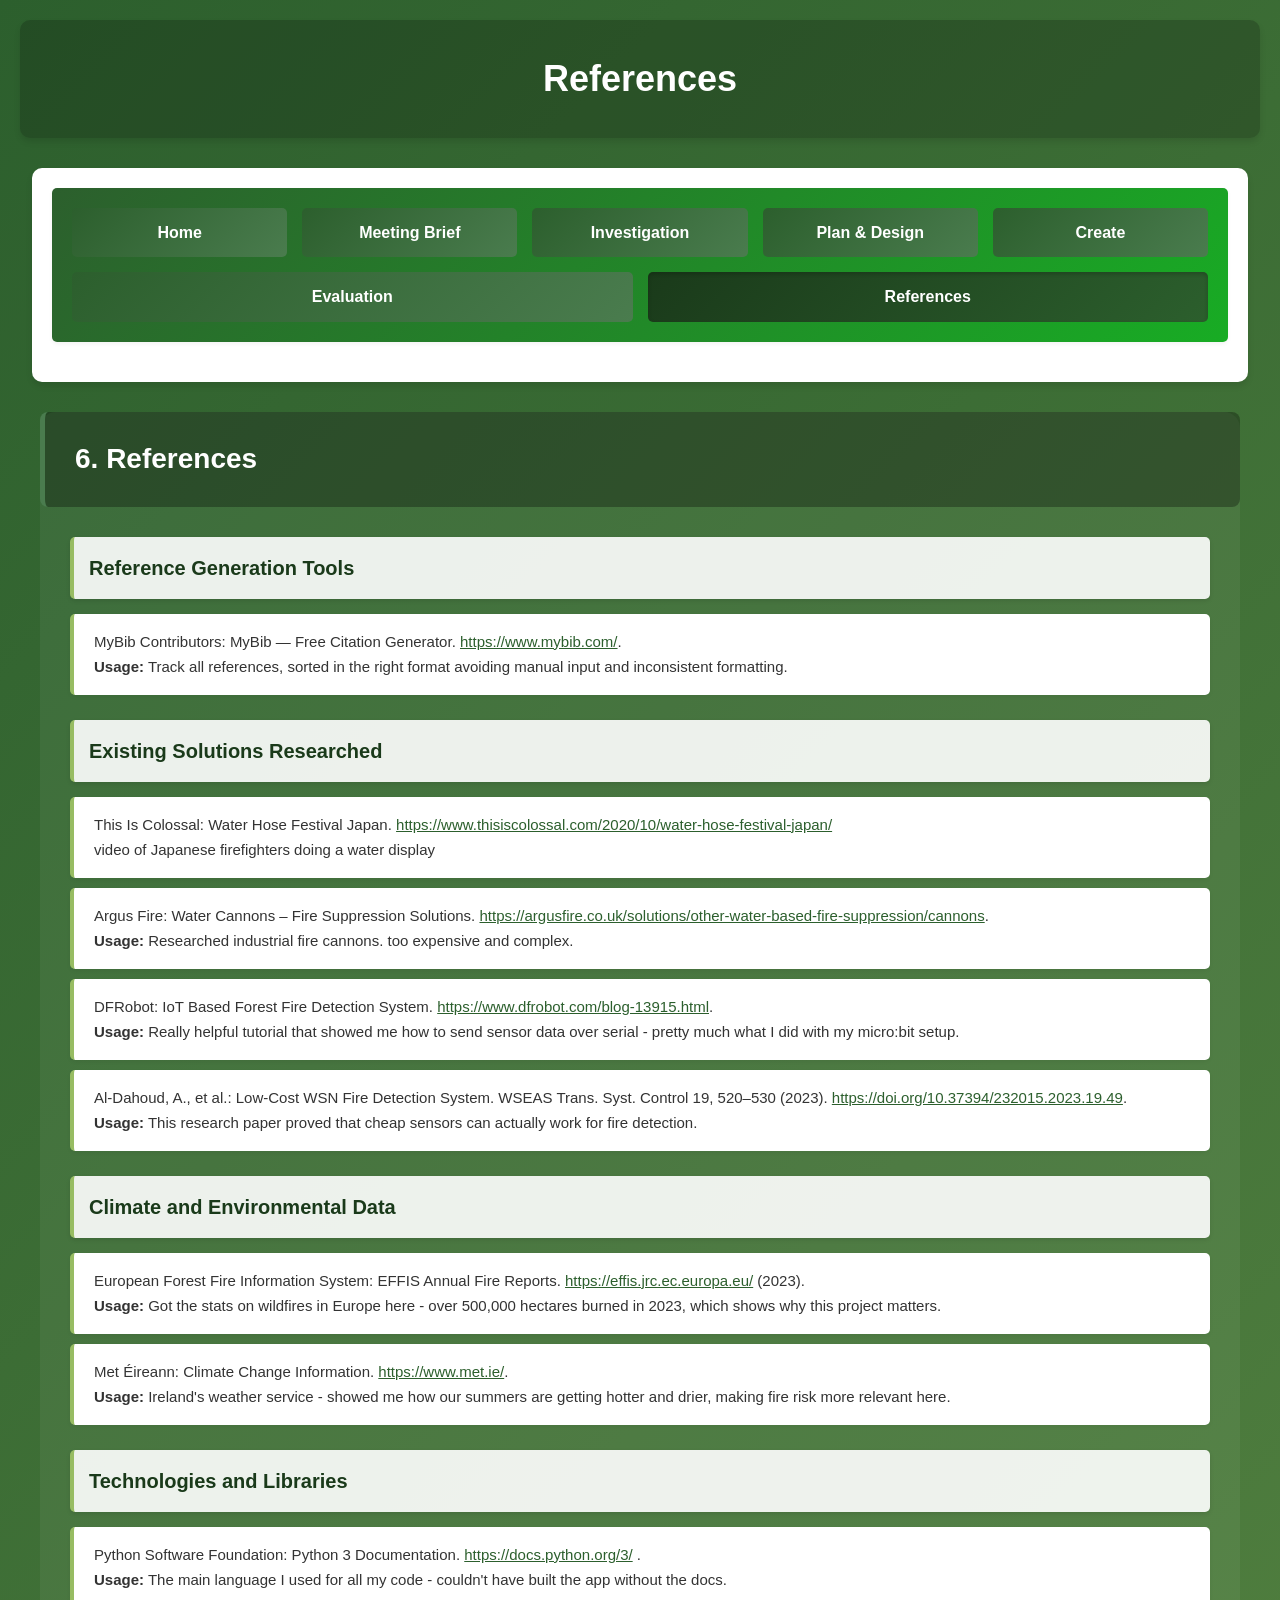
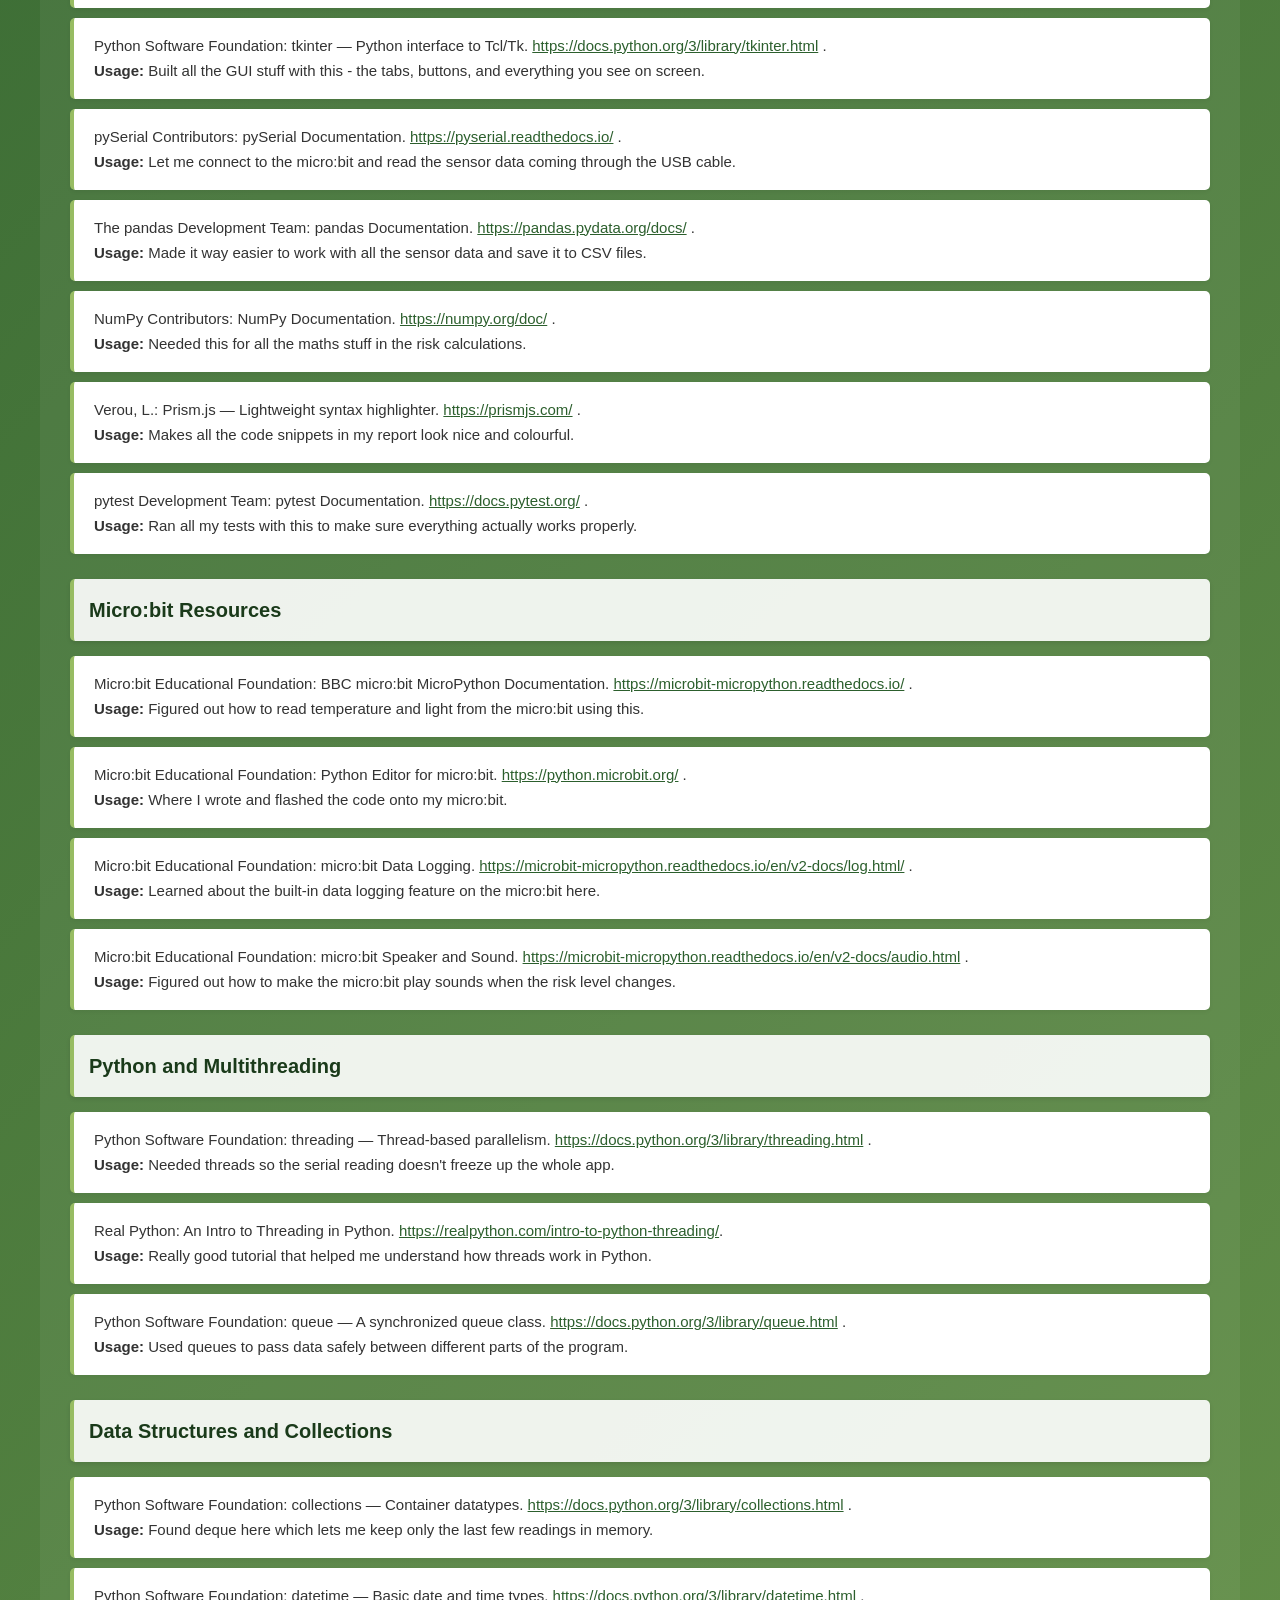
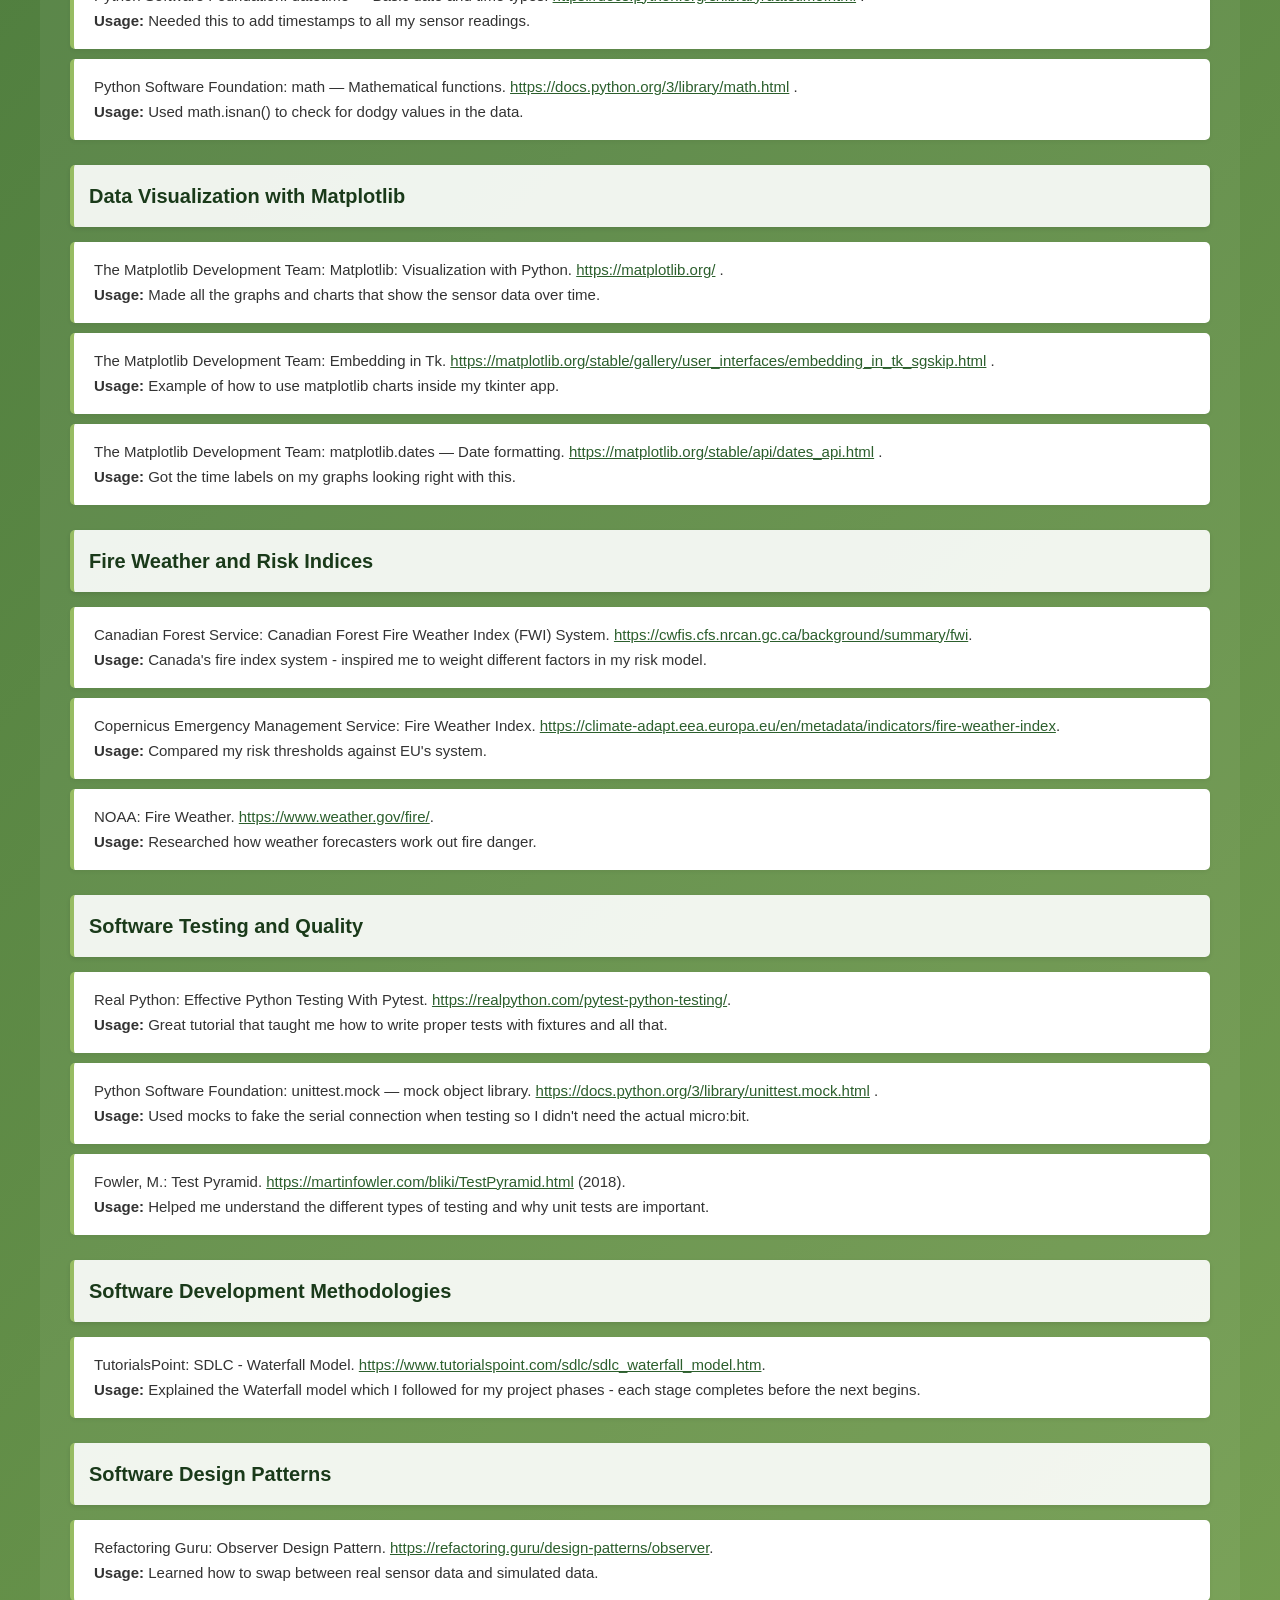
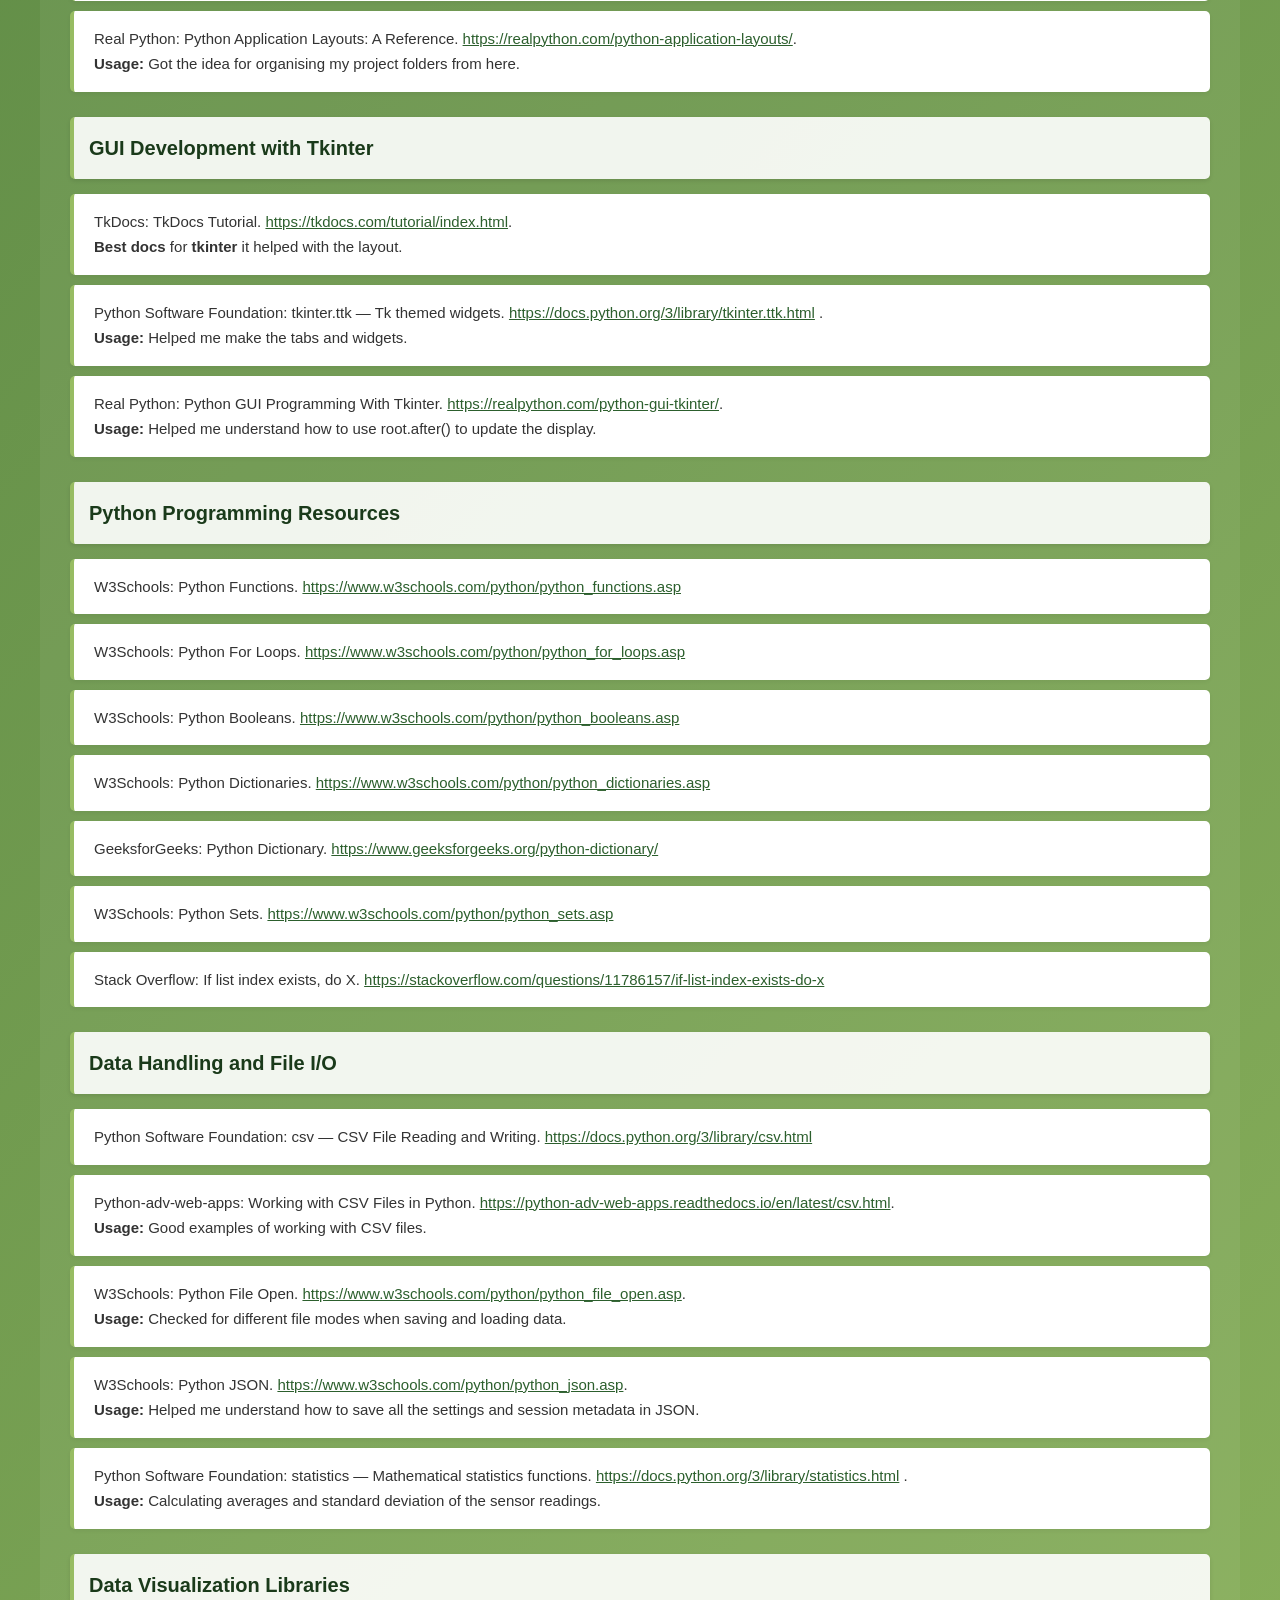
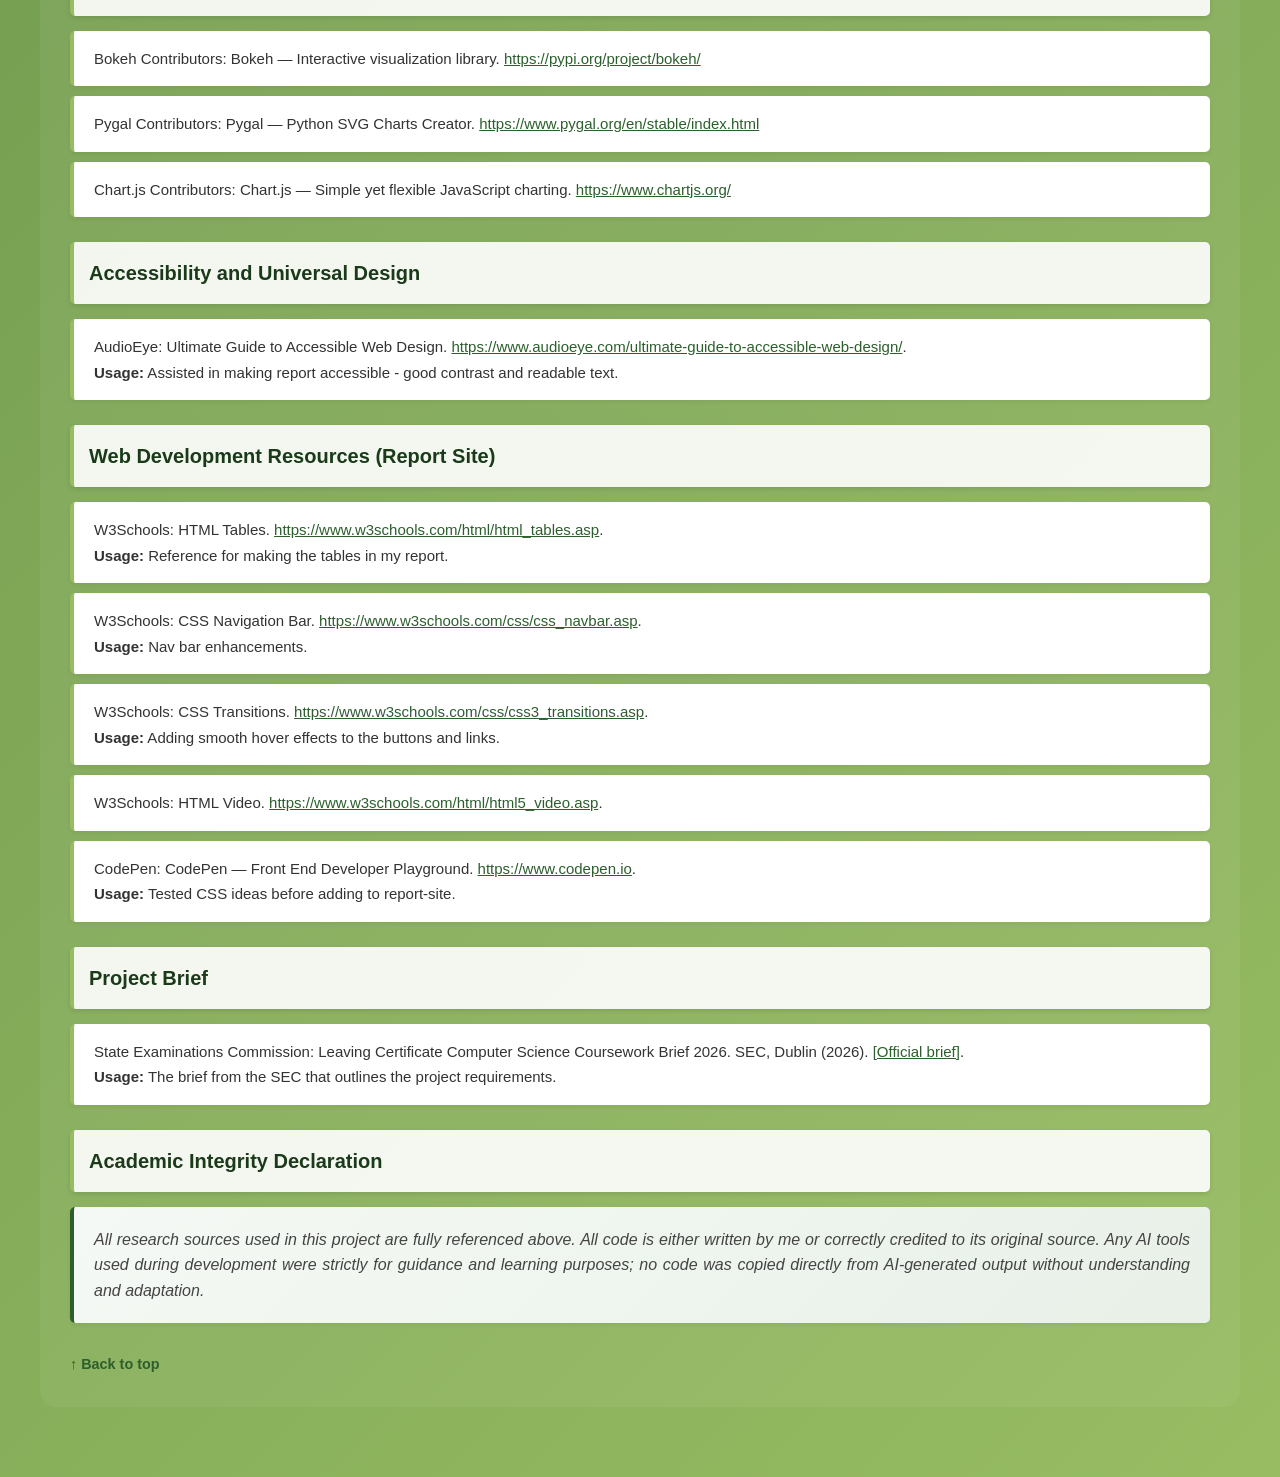
<file: report-site/references.html>
<!DOCTYPE html>
<html lang="en">
<head>
    <meta charset="UTF-8">
    <meta name="viewport" content="width=device-width, initial-scale=1.0">
    <title>References</title>
    <link rel="stylesheet" href="styles.css">
</head>
<body>
    <h1>References</h1>
    <div class="page-wrapper">
    <nav>
        <ul>
            <li><a href="index.html">Home</a></li>
            <li><a href="meeting_the_brief.html">Meeting Brief</a></li>
            <li><a href="investigation.html">Investigation</a></li>
            <li><a href="plan_and_design.html">Plan & Design</a></li>
            <li><a href="create.html">Create</a></li>
            <li><a href="evaluation.html">Evaluation</a></li>
            <li><a href="references.html" class="active">References</a></li>
        </ul>
    </nav>

    <main>
        <section>
            <h2>6. References</h2>

            <h3>Reference Generation Tools</h3>
            <ol class="references-list">
                <li>MyBib Contributors: MyBib — Free Citation Generator. <a href="https://www.mybib.com/" target="_blank" rel="noopener noreferrer">https://www.mybib.com/</a>. <br><strong>Usage:</strong> Track all references, sorted in the right format avoiding manual input and inconsistent formatting.</li>
            </ol>

            <h3>Existing Solutions Researched</h3>
            <ol class="references-list" start="2">
                <li>This Is Colossal: Water Hose Festival Japan. <a href="https://www.thisiscolossal.com/2020/10/water-hose-festival-japan/" target="_blank" rel="noopener noreferrer">https://www.thisiscolossal.com/2020/10/water-hose-festival-japan/</a> <br>video of Japanese firefighters doing a water display</li>
                <li>Argus Fire: Water Cannons – Fire Suppression Solutions. <a href="https://argusfire.co.uk/solutions/other-water-based-fire-suppression/cannons" target="_blank" rel="noopener noreferrer">https://argusfire.co.uk/solutions/other-water-based-fire-suppression/cannons</a>. <br><strong>Usage:</strong> Researched industrial fire cannons. too expensive and complex.</li>
                <li>DFRobot: IoT Based Forest Fire Detection System. <a href="https://www.dfrobot.com/blog-13915.html" target="_blank" rel="noopener noreferrer">https://www.dfrobot.com/blog-13915.html</a>. <br><strong>Usage:</strong> Really helpful tutorial that showed me how to send sensor data over serial - pretty much what I did with my micro:bit setup.</li>
                <li>Al-Dahoud, A., et al.: Low-Cost WSN Fire Detection System. WSEAS Trans. Syst. Control 19, 520–530 (2023). <a href="https://doi.org/10.37394/232015.2023.19.49" target="_blank" rel="noopener noreferrer">https://doi.org/10.37394/232015.2023.19.49</a>. <br><strong>Usage:</strong> This research paper proved that cheap sensors can actually work for fire detection.</li>
            </ol>

            <h3>Climate and Environmental Data</h3>
            <ol class="references-list" start="7">
                <li>European Forest Fire Information System: EFFIS Annual Fire Reports. <a href="https://effis.jrc.ec.europa.eu/" target="_blank" rel="noopener noreferrer">https://effis.jrc.ec.europa.eu/</a> (2023). <br><strong>Usage:</strong> Got the stats on wildfires in Europe here - over 500,000 hectares burned in 2023, which shows why this project matters.</li>
                <li>Met Éireann: Climate Change Information. <a href="https://www.met.ie/" target="_blank" rel="noopener noreferrer">https://www.met.ie/</a>. <br><strong>Usage:</strong> Ireland's weather service - showed me how our summers are getting hotter and drier, making fire risk more relevant here.</li>
            </ol>

            <h3>Technologies and Libraries</h3>
            <ol class="references-list" start="9">
                <li>Python Software Foundation: Python 3 Documentation. <a href="https://docs.python.org/3/" target="_blank" rel="noopener noreferrer">https://docs.python.org/3/</a> . <br><strong>Usage:</strong> The main language I used for all my code - couldn't have built the app without the docs.</li>
                <li>Python Software Foundation: tkinter — Python interface to Tcl/Tk. <a href="https://docs.python.org/3/library/tkinter.html" target="_blank" rel="noopener noreferrer">https://docs.python.org/3/library/tkinter.html</a> . <br><strong>Usage:</strong> Built all the GUI stuff with this - the tabs, buttons, and everything you see on screen.</li>
                <li>pySerial Contributors: pySerial Documentation. <a href="https://pyserial.readthedocs.io/" target="_blank" rel="noopener noreferrer">https://pyserial.readthedocs.io/</a> . <br><strong>Usage:</strong> Let me connect to the micro:bit and read the sensor data coming through the USB cable.</li>
                <li>The pandas Development Team: pandas Documentation. <a href="https://pandas.pydata.org/docs/" target="_blank" rel="noopener noreferrer">https://pandas.pydata.org/docs/</a> . <br><strong>Usage:</strong> Made it way easier to work with all the sensor data and save it to CSV files.</li>
                <li>NumPy Contributors: NumPy Documentation. <a href="https://numpy.org/doc/" target="_blank" rel="noopener noreferrer">https://numpy.org/doc/</a> . <br><strong>Usage:</strong> Needed this for all the maths stuff in the risk calculations.</li>
                <li>Verou, L.: Prism.js — Lightweight syntax highlighter. <a href="https://prismjs.com/" target="_blank" rel="noopener noreferrer">https://prismjs.com/</a> . <br><strong>Usage:</strong> Makes all the code snippets in my report look nice and colourful.</li>
                <li>pytest Development Team: pytest Documentation. <a href="https://docs.pytest.org/" target="_blank" rel="noopener noreferrer">https://docs.pytest.org/</a> . <br><strong>Usage:</strong> Ran all my tests with this to make sure everything actually works properly.</li>
            </ol>

            <h3>Micro:bit Resources</h3>
            <ol class="references-list" start="17">
                <li>Micro:bit Educational Foundation: BBC micro:bit MicroPython Documentation. <a href="https://microbit-micropython.readthedocs.io/" target="_blank" rel="noopener noreferrer">https://microbit-micropython.readthedocs.io/</a> . <br><strong>Usage:</strong> Figured out how to read temperature and light from the micro:bit using this.</li>
                <li>Micro:bit Educational Foundation: Python Editor for micro:bit. <a href="https://python.microbit.org/" target="_blank" rel="noopener noreferrer">https://python.microbit.org/</a> . <br><strong>Usage:</strong> Where I wrote and flashed the code onto my micro:bit.</li>
                <li>Micro:bit Educational Foundation: micro:bit Data Logging. <a href="https://microbit-micropython.readthedocs.io/en/v2-docs/log.html" target="_blank" rel="noopener noreferrer">https://microbit-micropython.readthedocs.io/en/v2-docs/log.html/</a> . <br><strong>Usage:</strong> Learned about the built-in data logging feature on the micro:bit here.</li>
                <li>Micro:bit Educational Foundation: micro:bit Speaker and Sound. <a href="https://microbit-micropython.readthedocs.io/en/v2-docs/audio.html" target="_blank" rel="noopener noreferrer">https://microbit-micropython.readthedocs.io/en/v2-docs/audio.html</a> . <br><strong>Usage:</strong> Figured out how to make the micro:bit play sounds when the risk level changes.</li>
            </ol>

            <h3>Python and Multithreading</h3>
            <ol class="references-list" start="21">
                <li>Python Software Foundation: threading — Thread-based parallelism. <a href="https://docs.python.org/3/library/threading.html" target="_blank" rel="noopener noreferrer">https://docs.python.org/3/library/threading.html</a> . <br><strong>Usage:</strong> Needed threads so the serial reading doesn't freeze up the whole app.</li>
                <li>Real Python: An Intro to Threading in Python. <a href="https://realpython.com/intro-to-python-threading/" target="_blank" rel="noopener noreferrer">https://realpython.com/intro-to-python-threading/</a>. <br><strong>Usage:</strong> Really good tutorial that helped me understand how threads work in Python.</li>
                <li>Python Software Foundation: queue — A synchronized queue class. <a href="https://docs.python.org/3/library/queue.html" target="_blank" rel="noopener noreferrer">https://docs.python.org/3/library/queue.html</a> . <br><strong>Usage:</strong> Used queues to pass data safely between different parts of the program.</li>
            </ol>

            <h3>Data Structures and Collections</h3>
            <ol class="references-list" start="24">
                <li>Python Software Foundation: collections — Container datatypes. <a href="https://docs.python.org/3/library/collections.html" target="_blank" rel="noopener noreferrer">https://docs.python.org/3/library/collections.html</a> . <br><strong>Usage:</strong> Found deque here which lets me keep only the last few readings in memory.</li>
                <li>Python Software Foundation: datetime — Basic date and time types. <a href="https://docs.python.org/3/library/datetime.html" target="_blank" rel="noopener noreferrer">https://docs.python.org/3/library/datetime.html</a> . <br><strong>Usage:</strong> Needed this to add timestamps to all my sensor readings.</li>
                <li>Python Software Foundation: math — Mathematical functions. <a href="https://docs.python.org/3/library/math.html" target="_blank" rel="noopener noreferrer">https://docs.python.org/3/library/math.html</a> . <br><strong>Usage:</strong> Used math.isnan() to check for dodgy values in the data.</li>
            </ol>

            <h3>Data Visualization with Matplotlib</h3>
            <ol class="references-list" start="27">
                <li>The Matplotlib Development Team: Matplotlib: Visualization with Python. <a href="https://matplotlib.org/" target="_blank" rel="noopener noreferrer">https://matplotlib.org/</a> . <br><strong>Usage:</strong> Made all the graphs and charts that show the sensor data over time.</li>
                <li>The Matplotlib Development Team: Embedding in Tk. <a href="https://matplotlib.org/stable/gallery/user_interfaces/embedding_in_tk_sgskip.html" target="_blank" rel="noopener noreferrer">https://matplotlib.org/stable/gallery/user_interfaces/embedding_in_tk_sgskip.html</a> . <br><strong>Usage:</strong> Example of how to use matplotlib charts inside my tkinter app.</li>
                <li>The Matplotlib Development Team: matplotlib.dates — Date formatting. <a href="https://matplotlib.org/stable/api/dates_api.html" target="_blank" rel="noopener noreferrer">https://matplotlib.org/stable/api/dates_api.html</a> . <br><strong>Usage:</strong> Got the time labels on my graphs looking right with this.</li>
            </ol>

            <h3>Fire Weather and Risk Indices</h3>
            <ol class="references-list" start="30">
                <li>Canadian Forest Service: Canadian Forest Fire Weather Index (FWI) System. <a href="https://cwfis.cfs.nrcan.gc.ca/background/summary/fwi" target="_blank" rel="noopener noreferrer">https://cwfis.cfs.nrcan.gc.ca/background/summary/fwi</a>. <br><strong>Usage:</strong> Canada's fire index system - inspired me to weight different factors in my risk model.</li>
                <li>Copernicus Emergency Management Service: Fire Weather Index. <a href="https://climate-adapt.eea.europa.eu/en/metadata/indicators/fire-weather-index" target="_blank" rel="noopener noreferrer">https://climate-adapt.eea.europa.eu/en/metadata/indicators/fire-weather-index</a>. <br><strong>Usage:</strong> Compared my risk thresholds against EU's system.</li>
                <li>NOAA: Fire Weather. <a href="https://www.weather.gov/fire/" target="_blank" rel="noopener noreferrer">https://www.weather.gov/fire/</a>. <br><strong>Usage:</strong> Researched how weather forecasters work out fire danger.</li>
            </ol>

            <h3>Software Testing and Quality</h3>
            <ol class="references-list" start="33">
                <li>Real Python: Effective Python Testing With Pytest. <a href="https://realpython.com/pytest-python-testing/" target="_blank" rel="noopener noreferrer">https://realpython.com/pytest-python-testing/</a>. <br><strong>Usage:</strong> Great tutorial that taught me how to write proper tests with fixtures and all that.</li>
                <li>Python Software Foundation: unittest.mock — mock object library. <a href="https://docs.python.org/3/library/unittest.mock.html" target="_blank" rel="noopener noreferrer">https://docs.python.org/3/library/unittest.mock.html</a> . <br><strong>Usage:</strong> Used mocks to fake the serial connection when testing so I didn't need the actual micro:bit.</li>
                <li>Fowler, M.: Test Pyramid. <a href="https://martinfowler.com/bliki/TestPyramid.html" target="_blank" rel="noopener noreferrer">https://martinfowler.com/bliki/TestPyramid.html</a> (2018). <br><strong>Usage:</strong> Helped me understand the different types of testing and why unit tests are important.</li>
            </ol>

            <h3>Software Development Methodologies</h3>
            <ol class="references-list" start="36">
                <li>TutorialsPoint: SDLC - Waterfall Model. <a href="https://www.tutorialspoint.com/sdlc/sdlc_waterfall_model.htm" target="_blank" rel="noopener noreferrer">https://www.tutorialspoint.com/sdlc/sdlc_waterfall_model.htm</a>. <br><strong>Usage:</strong> Explained the Waterfall model which I followed for my project phases - each stage completes before the next begins.</li>
            </ol>

            <h3>Software Design Patterns</h3>
            <ol class="references-list" start="37">
                <li>Refactoring Guru: Observer Design Pattern. <a href="https://refactoring.guru/design-patterns/observer" target="_blank" rel="noopener noreferrer">https://refactoring.guru/design-patterns/observer</a>. <br><strong>Usage:</strong> Learned how to swap between real sensor data and simulated data.</li>
                <li>Real Python: Python Application Layouts: A Reference. <a href="https://realpython.com/python-application-layouts/" target="_blank" rel="noopener noreferrer">https://realpython.com/python-application-layouts/</a>. <br><strong>Usage:</strong> Got the idea for organising my project folders from here.</li>
            </ol>

            <h3>GUI Development with Tkinter</h3>
            <ol class="references-list" start="39">
                <li>TkDocs: TkDocs Tutorial. <a href="https://tkdocs.com/tutorial/index.html" target="_blank" rel="noopener noreferrer">https://tkdocs.com/tutorial/index.html</a>. <br><strong>Best docs</strong> for <strong>tkinter</strong> it helped with the layout.</li>
                <li>Python Software Foundation: tkinter.ttk — Tk themed widgets. <a href="https://docs.python.org/3/library/tkinter.ttk.html" target="_blank" rel="noopener noreferrer">https://docs.python.org/3/library/tkinter.ttk.html</a> . <br><strong>Usage:</strong> Helped me make the tabs and widgets.</li>
                <li>Real Python: Python GUI Programming With Tkinter. <a href="https://realpython.com/python-gui-tkinter/" target="_blank" rel="noopener noreferrer">https://realpython.com/python-gui-tkinter/</a>. <br><strong>Usage:</strong> Helped me understand how to use root.after() to update the display.</li>
            </ol>

            <h3>Python Programming Resources</h3>
            <ol class="references-list" start="42">
                <li>W3Schools: Python Functions. <a href="https://www.w3schools.com/python/python_functions.asp" target="_blank" rel="noopener noreferrer">https://www.w3schools.com/python/python_functions.asp</a></li>
                <li>W3Schools: Python For Loops. <a href="https://www.w3schools.com/python/python_for_loops.asp" target="_blank" rel="noopener noreferrer">https://www.w3schools.com/python/python_for_loops.asp</a></li>
                <li>W3Schools: Python Booleans. <a href="https://www.w3schools.com/python/python_booleans.asp" target="_blank" rel="noopener noreferrer">https://www.w3schools.com/python/python_booleans.asp</a></li>
                <li>W3Schools: Python Dictionaries. <a href="https://www.w3schools.com/python/python_dictionaries.asp" target="_blank" rel="noopener noreferrer">https://www.w3schools.com/python/python_dictionaries.asp</a></li>
                <li>GeeksforGeeks: Python Dictionary. <a href="https://www.geeksforgeeks.org/python-dictionary/" target="_blank" rel="noopener noreferrer">https://www.geeksforgeeks.org/python-dictionary/</a></li>
                <li>W3Schools: Python Sets. <a href="https://www.w3schools.com/python/python_sets.asp" target="_blank" rel="noopener noreferrer">https://www.w3schools.com/python/python_sets.asp</a></li>
                <li>Stack Overflow: If list index exists, do X. <a href="https://stackoverflow.com/questions/11786157/if-list-index-exists-do-x" target="_blank" rel="noopener noreferrer">https://stackoverflow.com/questions/11786157/if-list-index-exists-do-x</a></li>
            </ol>

            <h3>Data Handling and File I/O</h3>
            <ol class="references-list" start="49">
                <li>Python Software Foundation: csv — CSV File Reading and Writing. <a href="https://docs.python.org/3/library/csv.html" target="_blank" rel="noopener noreferrer">https://docs.python.org/3/library/csv.html</a></li>
                <li>Python-adv-web-apps: Working with CSV Files in Python. <a href="https://python-adv-web-apps.readthedocs.io/en/latest/csv.html" target="_blank" rel="noopener noreferrer">https://python-adv-web-apps.readthedocs.io/en/latest/csv.html</a>. <br><strong>Usage:</strong> Good examples of working with CSV files.</li>
                <li>W3Schools: Python File Open. <a href="https://www.w3schools.com/python/python_file_open.asp" target="_blank" rel="noopener noreferrer">https://www.w3schools.com/python/python_file_open.asp</a>. <br><strong>Usage:</strong> Checked for different file modes when saving and loading data.</li>
                <li>W3Schools: Python JSON. <a href="https://www.w3schools.com/python/python_json.asp" target="_blank" rel="noopener noreferrer">https://www.w3schools.com/python/python_json.asp</a>. <br><strong>Usage:</strong> Helped me understand how to save all the settings and session metadata in JSON.</li>
                <li>Python Software Foundation: statistics — Mathematical statistics functions. <a href="https://docs.python.org/3/library/statistics.html" target="_blank" rel="noopener noreferrer">https://docs.python.org/3/library/statistics.html</a> . <br><strong>Usage:</strong> Calculating averages and standard deviation of the sensor readings.</li>
            </ol>

            <h3>Data Visualization Libraries</h3>
            <ol class="references-list" start="54">
                <li>Bokeh Contributors: Bokeh — Interactive visualization library. <a href="https://pypi.org/project/bokeh/" target="_blank" rel="noopener noreferrer">https://pypi.org/project/bokeh/</a></li>
                <li>Pygal Contributors: Pygal — Python SVG Charts Creator. <a href="https://www.pygal.org/en/stable/index.html" target="_blank" rel="noopener noreferrer">https://www.pygal.org/en/stable/index.html</a></li>
                <li>Chart.js Contributors: Chart.js — Simple yet flexible JavaScript charting. <a href="https://www.chartjs.org/" target="_blank" rel="noopener noreferrer">https://www.chartjs.org/</a></li>
            </ol>

            <h3>Accessibility and Universal Design</h3>
            <ol class="references-list" start="57">
                <li>AudioEye: Ultimate Guide to Accessible Web Design. <a href="https://www.audioeye.com/ultimate-guide-to-accessible-web-design/#headings-links" target="_blank" rel="noopener noreferrer">https://www.audioeye.com/ultimate-guide-to-accessible-web-design/</a>. <br><strong>Usage:</strong> Assisted in making report accessible - good contrast and readable text.</li>
            </ol>

            <h3>Web Development Resources (Report Site)</h3>
            <ol class="references-list" start="58">
                <li>W3Schools: HTML Tables. <a href="https://www.w3schools.com/html/html_tables.asp" target="_blank" rel="noopener noreferrer">https://www.w3schools.com/html/html_tables.asp</a>. <br><strong>Usage:</strong> Reference for making the tables in my report.</li>
                <li>W3Schools: CSS Navigation Bar. <a href="https://www.w3schools.com/css/css_navbar.asp" target="_blank" rel="noopener noreferrer">https://www.w3schools.com/css/css_navbar.asp</a>. <br><strong>Usage:</strong> Nav bar enhancements.</li>
                <li>W3Schools: CSS Transitions. <a href="https://www.w3schools.com/css/css3_transitions.asp" target="_blank" rel="noopener noreferrer">https://www.w3schools.com/css/css3_transitions.asp</a>. <br><strong>Usage:</strong> Adding smooth hover effects to the buttons and links.</li>
                <li>W3Schools: HTML Video. <a href="https://www.w3schools.com/html/html5_video.asp" target="_blank" rel="noopener noreferrer">https://www.w3schools.com/html/html5_video.asp</a>.</li>
                <li>CodePen: CodePen — Front End Developer Playground. <a href="https://www.codepen.io" target="_blank" rel="noopener noreferrer">https://www.codepen.io</a>. <br><strong>Usage:</strong> Tested CSS ideas before adding to report-site.</li>
            </ol>

            <h3>Project Brief</h3>
            <ol class="references-list" start="63">
                <li>State Examinations Commission: Leaving Certificate Computer Science Coursework Brief 2026. SEC, Dublin (2026). <a href="https://www.examinations.ie/docs/viewer.php?q=e5c7ee46cecf19bc20023e32f0664b6b6a152c15" target="_blank" rel="noopener noreferrer">[Official brief]</a>. <br><strong>Usage:</strong> The brief from the SEC that outlines the project requirements.</li>
            </ol>

            <h3>Academic Integrity Declaration</h3>
            <p class="integrity-declaration">All research sources used in this project are fully referenced above. All code is either written by me or correctly credited to its original source. Any AI tools used during development were strictly for guidance and learning purposes; no code was copied directly from AI-generated output without understanding and adaptation.</p>
            <a href="#" class="back-to-top">Back to top</a>
        </section>
    </main>
    </div>
</body>
</html>
</file>
<file: report-site/styles.css>
/* =========================================
   WILDFIRE RISK MONITORING REPORT STYLES
   ========================================= */

/* -----------------------------------------
   CSS VARIABLES
   ----------------------------------------- */
:root {
    --bg: #e9edf2;
    --panel: #ffffff;
    --text: #1d2430;
    --muted: #5b6470;
    --border: #d6dbe2;
    --safe: #2e7d32;
    --low: #558b2f;
    --moderate: #b26a00;
    --high: #bf360c;
    --critical: #b71c1c;
    --accent: #2f6ea6;
    --primary-dark: #1a3a1a;
    --primary: #2c5f2d;
    --primary-light: #4a7c4e;
    --secondary: #97bc62;
}

/* -----------------------------------------
   RESET & BASE STYLES
   ----------------------------------------- */
* {
    margin: 0;
    padding: 0;
    box-sizing: border-box;
}

body {
    font-family: 'Segoe UI', Tahoma, Geneva, Verdana, sans-serif;
    background: linear-gradient(135deg, var(--primary) 0%, var(--secondary) 100%);
    min-height: 100vh;
    padding: 20px;
    line-height: 1.6;
}

/* -----------------------------------------
   PAGE LAYOUT
   ----------------------------------------- */
.page-wrapper {
    width: clamp(320px, 95vw, 1400px);
    margin: 0 auto;
    display: flex;
    flex-direction: column;
}

main {
    max-width: 1200px;
    margin: 0 auto;
    width: 100%;
}

.content-layout {
    display: grid;
    grid-template-columns: 250px 1fr;
    gap: 30px;
    align-items: start;
}

.content-layout > aside,
.content-layout > .content {
    min-width: 0; /* prevent wide inner content from expanding the grid */
}

.content {
    width: 100%;
}

@media (max-width: 900px) {
    .content-layout {
        grid-template-columns: 1fr;
    }

    aside {
        position: sticky;
        top: 0;
        z-index: 10;
        background: var(--primary);
        padding: 10px;
        border-radius: 8px;
        margin-bottom: 20px;
    }
}

/* -----------------------------------------
   TABLE OF CONTENTS
   ----------------------------------------- */
.toc {
    background: white;
    padding: 20px;
    border-radius: 8px;
    box-shadow: 0 4px 6px rgba(0, 0, 0, 0.1);
    position: sticky;
    top: 20px;
}

.toc h3 {
    margin-top: 0;
    background: none;
    box-shadow: none;
    border-left: none;
    padding-left: 0;
    color: var(--primary);
    font-size: 1.2rem;
    border-bottom: 2px solid var(--secondary);
    border-radius: 0;
    margin-bottom: 15px;
}

.toc ul {
    background: none;
    padding: 0;
    margin: 0;
    display: flex;
    flex-direction: column;
    gap: 10px;
    border: none;
    box-shadow: none;
}

.toc li {
    padding: 0;
    border-bottom: none;
}

.toc a {
    color: var(--muted);
    text-decoration: none;
    font-size: 0.95rem;
    transition: color 0.2s;
    display: block;
}

.toc a:hover {
    color: var(--primary);
    padding-left: 5px;
}

/* -----------------------------------------
   BACK TO TOP
   ----------------------------------------- */
.back-to-top {
    display: inline-block;
    margin-top: 10px;
    color: var(--primary);
    text-decoration: none;
    font-weight: bold;
    font-size: 0.9rem;
    transition: transform 0.2s;
}

.back-to-top:hover {
    transform: translateY(-3px);
}

.back-to-top::before {
    content: "↑ ";
}

/* -----------------------------------------
   TYPOGRAPHY
   ----------------------------------------- */
h1 {
    text-align: center;
    color: #ffffff;
    background: rgba(0, 0, 0, 0.2);
    padding: 30px;
    margin-bottom: 30px;
    border-radius: 10px;
    font-size: 36px;
    box-shadow: 0 4px 6px rgba(0, 0, 0, 0.1);
}

h2 {
    color: #ffffff;
    background: rgba(0, 0, 0, 0.3);
    padding: 20px;
    margin: 40px 0 20px 0;
    border-radius: 8px;
    font-size: 28px;
    border-left: 5px solid var(--primary-light);
}

h3 {
    color: var(--primary-dark);
    background: rgba(255, 255, 255, 0.9);
    padding: 15px;
    margin: 25px 0 15px 0;
    border-radius: 5px;
    font-size: 20px;
    border-left: 4px solid var(--secondary);
    box-shadow: 0 2px 4px rgba(0, 0, 0, 0.1);
}

h4 {
    color: var(--primary-dark);
    font-size: 18px;
    margin: 20px 0 10px 0;
}

p {
    background: white;
    padding: 20px;
    margin-bottom: 20px;
    border-radius: 5px;
    color: #333;
    font-size: 16px;
    box-shadow: 0 2px 4px rgba(0, 0, 0, 0.05);
    text-align: justify;
}

ul {
    list-style-type: none;
    margin-bottom: 20px;
    background: linear-gradient(135deg, var(--primary) 0%, #18ac24 100%);
    padding: 20px;
    border-radius: 5px;
    color: #ffffff;
    font-size: 16px;
    box-shadow: 0 2px 4px rgba(0, 0, 0, 0.05);
    text-align: center;
}

/* -----------------------------------------
   NAVIGATION
   ----------------------------------------- */

nav {
    background: white;
    padding: 20px;
    border-radius: 10px;
    margin-bottom: 30px;
    box-shadow: 0 4px 6px rgba(0, 0, 0, 0.1);
}
nav ul {
    list-style: none;
    display: flex;
    flex-wrap: wrap;
    justify-content: center;
    gap: 15px;
}

nav li {
    flex: 1;
    min-width: 200px;
}

nav a {
    display: block;
    padding: 12px 20px;
    background: linear-gradient(135deg, #2c5f2d 0%, #4a7c4e 100%);
    color: white;
    text-decoration: none;
    border-radius: 5px;
    text-align: center;
    font-weight: 600;
    transition: transform 0.2s, box-shadow 0.2s;
}

nav a:hover {
    transform: translateY(-2px);
    box-shadow: 0 4px 8px rgba(0, 0, 0, 0.2);
}

nav a.active {
    background: linear-gradient(135deg, var(--primary-dark) 0%, var(--primary) 100%);
    box-shadow: inset 0 2px 4px rgba(0, 0, 0, 0.2);
    border-color: var(--primary-dark);
}

/* -----------------------------------------
   CODE BLOCKS
   ----------------------------------------- */
pre {
    background: #282c34;
    border-radius: 8px;
    padding: 0;
    margin: 20px 0;
    overflow-x: auto;
    box-shadow: 0 4px 6px rgba(0, 0, 0, 0.3);
    border-left: 4px solid #61dafb;
}

pre code {
    display: block;
    padding: 20px;
    color: #abb2bf;
    font-family: 'Consolas', 'Monaco', 'Courier New', monospace;
    font-size: 14px;
    line-height: 1.6;
    overflow-x: auto;
    background: transparent;
}

code {
    background: #f4f4f4;
    color: #b93a6d;
    padding: 2px 6px;
    border-radius: 3px;
    font-family: 'Consolas', 'Monaco', 'Courier New', monospace;
    font-size: 14px;
}

.code-header {
    background: #21252b;
    color: #abb2bf;
    padding: 8px 20px;
    border-top-left-radius: 8px;
    border-top-right-radius: 8px;
    font-family: 'Consolas', 'Monaco', monospace;
    font-size: 12px;
    font-weight: bold;
    border-left: 4px solid #61dafb;
}

.code-block-wrapper {
    margin: 20px 0;
}

.code-block-wrapper pre {
    margin-top: 0;
    border-top-left-radius: 0;
    border-top-right-radius: 0;
}

/* -----------------------------------------
   CARDS (Shared Base Styles)
   ----------------------------------------- */
.tech-card,
.tech-item,
.test-plan-item {
    background: white;
    border-radius: 12px;
    padding: 25px;
    box-shadow: 0 4px 15px rgba(0, 0, 0, 0.1);
    transition: transform 0.3s ease, box-shadow 0.3s ease;
    border-left: 5px solid var(--primary-light);
    display: flex;
    flex-direction: column;
    gap: 12px;
}

.tech-card:hover,
.tech-item:hover,
.test-plan-item:hover {
    transform: translateY(-5px);
    box-shadow: 0 8px 25px rgba(0, 0, 0, 0.15);
}

.tech-card h4 {
    color: var(--primary-dark);
    font-size: 18px;
    margin: 0;
    padding: 0;
    font-weight: 700;
    background: none;
    border: none;
    box-shadow: none;
    border-left: none;
}

.tech-description,
.tech-item p,
.test-plan-item p {
    color: #555;
    font-size: 16px;
    line-height: 1.6;
    margin: 0;
    background: none;
    padding: 0;
    box-shadow: none;
    text-align: left;
}

/* Card-specific variations */
.tech-item,
.test-plan-item {
    padding: 20px;
}

.tech-item {
    border-left-color: var(--secondary);
}

.tech-item strong,
.test-plan-item strong {
    display: block;
    color: var(--primary-dark);
    font-size: 16px;
    margin-bottom: 8px;
}

/* -----------------------------------------
   GRIDS
   ----------------------------------------- */
.technology-grid,
.tech-grid,
.test-plan-grid {
    display: grid;
    grid-template-columns: repeat(auto-fit, minmax(250px, 1fr));
    gap: 20px;
    margin: 20px 0;
}

.test-plan-grid {
    grid-template-columns: repeat(auto-fit, minmax(200px, 1fr));
}

/* -----------------------------------------
   IMAGES & MEDIA
   ----------------------------------------- */
img {
    max-width: 100%;
    height: auto;
    border-radius: 8px;
    box-shadow: 0 4px 6px rgba(0, 0, 0, 0.1);
    margin: 20px 0;
    display: block;
}

.full-width-image {
    width: 100%;
}

video {
    max-width: 100%;
    height: auto;
    border-radius: 8px;
    box-shadow: 0 4px 6px rgba(0, 0, 0, 0.1);
    margin: 20px 0;
    display: block;
}

figure {
    background: white;
    padding: 20px;
    border-radius: 8px;
    margin: 20px 0;
    box-shadow: 0 2px 4px rgba(0, 0, 0, 0.05);
}

figure img,
figure video {
    margin: 0 auto;
}

figcaption {
    text-align: center;
    font-style: italic;
    color: #666;
    margin-top: 12px;
    font-size: 14px;
}

/* -----------------------------------------
   SECTIONS & ARTICLES
   ----------------------------------------- */
section {
    margin-bottom: 40px;
}

article {
    margin-bottom: 30px;
}

main section {
    margin-bottom: 50px;
    padding: 30px;
    background: rgba(255, 255, 255, 0.05);
    border-radius: 16px;
}

main section h2 {
    margin: -30px -30px 30px -30px;
    padding: 25px 30px;
}

/* -----------------------------------------
   TABLES
   ----------------------------------------- */
.word-count-table,
.test-table,
.compare-table,
.requirements-table {
    width: 100%;
    border-collapse: collapse;
    background: white;
    border-radius: 8px;
    overflow: hidden;
    box-shadow: 0 2px 4px rgba(0, 0, 0, 0.1);
    margin-bottom: 20px;
}

.word-count-table th,
.word-count-table td,
.test-table th,
.test-table td,
.compare-table th,
.compare-table td,
.requirements-table th,
.requirements-table td {
    padding: 12px 16px;
    text-align: left;
    border-bottom: 1px solid #e0e0e0;
    color: #333;
    font-size: 15px;
}

.word-count-table th,
.test-table th,
.compare-table th,
.requirements-table th {
    background: linear-gradient(135deg, var(--primary) 0%, var(--primary-light) 100%);
    color: white;
    font-weight: 600;
}

.word-count-table tr:hover,
.test-table tr:hover,
.compare-table tr:hover,
.requirements-table tr:hover {
    background: #f5f9f5;
}

.word-count-table .total-row {
    background: #e8f5e9;
    font-weight: 600;
}

.word-count-table .total-row td {
    border-bottom: none;
}

.test-table .pass {
    color: var(--primary);
    font-weight: 600;
}

.requirements-table td:last-child {
    text-align: center;
    font-size: 18px;
}

/* -----------------------------------------
   DROPDOWNS
   ----------------------------------------- */
.dropdown {
    cursor: pointer;
    background: white;
    border: 2px solid #e0e0e0;
    border-radius: 12px;
    margin: 15px 0;
    overflow: hidden;
    box-shadow: 0 2px 8px rgba(0, 0, 0, 0.08);
    transition: all 0.3s ease;
    flex: 1;
    min-width: 280px;
}

.dropdown:hover {
    box-shadow: 0 4px 16px rgba(0, 0, 0, 0.12);
    border-color: var(--primary-light);
}

.dropdown-header {
    font-weight: bold;
    -webkit-user-select: none;
    user-select: none;
    padding: 18px 24px;
    background: linear-gradient(135deg, var(--primary) 0%, var(--primary-light) 100%);
    color: white;
    display: flex;
    justify-content: space-between;
    align-items: center;
    font-size: 15px;
}

.dropdown-header::after {
    content: '+';
    transition: transform 0.3s ease;
    font-size: 18px;
    font-weight: bold;
}

.dropdown.active .dropdown-header::after {
    transform: rotate(45deg);
}

.dropdown-content {
    display: none;
    padding: 24px;
    background-color: #fafafa;
    border-top: 2px solid var(--primary-light);
    color: #333;
}

.dropdown.active .dropdown-content {
    display: block;
    animation: slideDown 0.3s ease;
}

.dropdown-content h3 {
    color: var(--primary-dark);
    background: rgba(151, 188, 98, 0.15);
    padding: 12px 15px;
    margin: -24px -24px 15px -24px;
    border-radius: 0;
    font-size: 18px;
    border-left: none;
    box-shadow: none;
}

.dropdown-content p {
    background: none;
    padding: 0;
    box-shadow: none;
    margin: 10px 0;
    color: #555;
    font-size: 14px;
    line-height: 1.6;
    text-align: left;
}

.dropdown-row {
    display: flex;
    gap: 10px;
    justify-content: center;
    flex-wrap: wrap;
}

@keyframes slideDown {
    from {
        opacity: 0;
        transform: translateY(-10px);
    }
    to {
        opacity: 1;
        transform: translateY(0);
    }
}

.timeline {
    position: relative;
    padding-left: 40px;
}

.timeline::before {
    content: '';
    position: absolute;
    left: 15px;
    top: 0;
    bottom: 0;
    width: 3px;
    background: linear-gradient(135deg, var(--primary) 0%, var(--secondary) 100%);
    border-radius: 3px;
}

.timeline-item {
    position: relative;
    margin-bottom: 25px;
}

.timeline-item:last-child {
    margin-bottom: 0;
}

.timeline-marker {
    position: absolute;
    left: -40px;
    width: 30px;
    height: 30px;
    background: linear-gradient(135deg, white 0%, var(--primary) 100%);
    border-radius: 50%;
    color: var(--text);
    font-weight: bold;
    font-size: 14px;
    display: flex;
    align-items: center;
    justify-content: center;
    box-shadow: 0 2px 4px rgba(0, 0, 0, 0.2);
}

.timeline-content {
    background: white;
    padding: 20px 25px;
    border-radius: 8px;
    box-shadow: 0 2px 4px rgba(0, 0, 0, 0.05);
    border-left: 3px solid var(--secondary);
}

.timeline-content h4 {
    color: var(--primary-dark);
    margin: 0 0 10px 0;
    font-size: 18px;
}

.timeline-content p {
    background: none;
    padding: 0;
    margin: 0;
    box-shadow: none;
    color: #555;
    font-size: 16px;
    text-align: left;
}

/* -----------------------------------------
   LISTS & REFERENCES
   ----------------------------------------- */
.design-objectives {
    background: white;
    padding: 25px 25px 25px 45px;
    border-radius: 8px;
    box-shadow: 0 2px 4px rgba(0, 0, 0, 0.1);
    margin: 20px 0;
    list-style-type: decimal;
}

.design-objectives li {
    padding: 12px 0;
    border-bottom: 1px solid #e0e0e0;
    color: #333;
    font-size: 15px;
    line-height: 1.6;
}

.design-objectives li:last-child {
    border-bottom: none;
}

.design-objectives li strong {
    color: var(--primary);
}

.references-list {
    list-style: none;
    padding: 0;
}

.references-list li {
    background: white;
    padding: 15px 20px;
    margin-bottom: 10px;
    border-radius: 5px;
    color: #333;
    font-size: 15px;
    line-height: 1.7;
    box-shadow: 0 2px 4px rgba(0, 0, 0, 0.05);
    border-left: 4px solid var(--secondary);
}

.references-list li a {
    color: var(--primary);
    word-break: break-all;
}

.references-list li a:hover {
    color: var(--primary-light);
    text-decoration: underline;
}

/* Academic Integrity Declaration */
.integrity-declaration {
    background: linear-gradient(135deg, #f5f9f5 0%, #e8f0e8 100%);
    border-left: 4px solid var(--primary);
    font-style: italic;
    color: #444;
}

.system-architecture-container {
    width: 100%;
    margin: 1.5rem 0;
    position: relative;
}

.architecture-zoom-viewport {
    width: 100%;
    height: 600px;
    overflow: hidden;
    border: 2px solid var(--border);
    border-radius: 12px;
    background: transparent;
    cursor: grab;
    position: relative;
    box-shadow: 0 4px 12px rgba(0, 0, 0, 0.1);
}

.architecture-zoom-viewport:active {
    cursor: grabbing;
}

.architecture-zoom-content {
    transform-origin: 0 0;
    transition: transform 0.2s ease;
    position: absolute;
    top: 0;
    left: 0;
}

.architecture-zoom-content img {
    display: block;
    max-width: none;
    height: auto;
}

.zoom-controls {
    position: absolute;
    bottom: 15px;
    right: 15px;
    display: flex;
    gap: 8px;
    z-index: 10;
    background: rgba(255, 255, 255, 0.9);
    padding: 8px;
    border-radius: 8px;
    box-shadow: 0 2px 8px rgba(0, 0, 0, 0.15);
}

.zoom-btn {
    width: 36px;
    height: 36px;
    border: none;
    border-radius: 50%;
    background: linear-gradient(135deg, var(--primary) 0%, var(--primary-light) 100%);
    color: white;
    font-size: 18px;
    font-weight: bold;
    cursor: pointer;
    display: flex;
    align-items: center;
    justify-content: center;
    transition: all 0.2s ease;
    box-shadow: 0 2px 4px rgba(0, 0, 0, 0.2);
}

.zoom-btn:hover {
    transform: scale(1.1);
    box-shadow: 0 3px 6px rgba(0, 0, 0, 0.25);
}

.zoom-btn:active {
    transform: scale(0.95);
}

/* System flow image styling */
.system-flow-image {
    max-width: 100%;
    height: auto;
    border-radius: 8px;
    box-shadow: 0 4px 12px rgba(0, 0, 0, 0.15);
    border: 1px solid var(--border);
}

/* -----------------------------------------
   RESPONSIVE DESIGN
   ----------------------------------------- */
@media (max-width: 768px) {
    h1 {
        font-size: 28px;
        padding: 20px;
    }

    h2 {
        font-size: 24px;
        padding: 15px;
    }

    h3 {
        font-size: 18px;
        padding: 12px;
    }

    h4 {
        font-size: 16px;
    }

    nav ul {
        flex-direction: column;
    }

    nav li {
        min-width: 100%;
    }

    p {
        font-size: 15px;
        padding: 15px;
    }

    pre code {
        font-size: 12px;
        padding: 15px;
    }

    .technology-grid,
    .tech-grid,
    .test-plan-grid {
        grid-template-columns: 1fr;
    }

    .tech-card {
        padding: 20px;
    }

    .dropdown-row {
        flex-direction: column;
    }

    .dropdown {
        min-width: 100%;
    }

    main section {
        padding: 20px;
    }

    main section h2 {
        margin: -20px -20px 20px -20px;
        padding: 20px;
    }

}

/* -----------------------------------------
   PRINT STYLES
   ----------------------------------------- */
@media print {
    /* Base print styles */
    * {
        background: white !important;
        color: black !important;
        box-shadow: none !important;
        text-shadow: none !important;
    }

    body {
        background: white !important;
        padding: 0;
        margin: 0;
        color: black;
        font-size: 12pt;
        line-height: 1.4;
    }

    .page-wrapper {
        width: 100%;
        max-width: none;
        margin: 0;
        padding: 0;
    }

    /* Hide non-essential elements */
    nav, .toc, .back-to-top, .integrity-declaration, 
    .zoom-controls, .dropdown-header::after {
        display: none !important;
    }

    /* Layout adjustments */
    .content-layout {
        display: block;
        width: 100%;
    }

    aside {
        display: none !important;
    }

    .content {
        width: 100%;
        margin: 0;
        padding: 0;
    }

    /* Heading styles */
    h1, h2, h3, h4 {
        background: none !important;
        color: black !important;
        border: none !important;
        box-shadow: none !important;
        padding: 0 !important;
        margin: 1em 0 0.5em 0 !important;
        page-break-after: avoid;
    }

    h1 {
        font-size: 20pt;
        font-weight: bold;
        text-align: center;
        margin-bottom: 1em !important;
    }

    h2 {
        font-size: 16pt;
        font-weight: bold;
        margin-top: 1.5em !important;
    }

    h3 {
        font-size: 14pt;
        font-weight: bold;
        margin-top: 1.2em !important;
    }

    h4 {
        font-size: 12pt;
        font-weight: bold;
        margin-top: 1em !important;
    }

    /* Text and paragraph styles */
    p, li {
        background: none !important;
        color: black !important;
        box-shadow: none !important;
        border: none !important;
        padding: 0 !important;
        margin: 0.5em 0 !important;
        font-size: 12pt;
        text-align: left !important;
        page-break-inside: avoid;
    }

    /* Link styles */
    a {
        text-decoration: underline;
        color: black !important;
    }

    a[href^="http"]::after {
        content: " (" attr(href) ")";
        font-size: 0.8rem;
    }

    /* List styles */
    ul, ol {
        background: none !important;
        color: black !important;
        border: none !important;
        box-shadow: none !important;
        padding: 0 0 0 1em !important;
        margin: 0.5em 0 !important;
        text-align: left !important;
    }

    .references-list, .design-objectives {
        padding: 0 0 0 2em !important;
    }

    /* Table styles */
    table {
        width: 100%;
        border-collapse: collapse;
        background: white !important;
        color: black !important;
        margin: 1em 0 !important;
        page-break-inside: avoid;
    }

    th, td {
        background: white !important;
        color: black !important;
        border: 1px solid #ccc !important;
        padding: 4pt !important;
        text-align: left !important;
        font-size: 11pt;
    }

    th {
        background: #f0f0f0 !important;
        font-weight: bold;
    }

    .word-count-table .total-row {
        background: #f0f0f0 !important;
        font-weight: bold;
    }

    /* Card and grid styles */
    .tech-card, .tech-item, .test-plan-item,
    .timeline-content, .timeline-item, .dropdown {
        background: white !important;
        color: black !important;
        border: 1px solid #ccc !important;
        padding: 0.5em !important;
        margin: 0.5em 0 !important;
        box-shadow: none !important;
        page-break-inside: avoid;
    }

    .technology-grid, .tech-grid,
    .test-plan-grid, .dropdown-row {
        display: block;
        gap: 0;
        margin: 0.5em 0 !important;
    }

    .technology-grid > *, .tech-grid > *,
    .test-plan-grid > *, .dropdown-row > * {
        display: block;
        margin: 0.5em 0 !important;
        page-break-inside: avoid;
    }

    /* Code block styles */
    pre, code {
        background: #f5f5f5;
        color: black;
        border: 1px solid #ccc;
        padding: 4pt;
        font-family: 'Courier New', monospace;
        font-size: 10pt;
        page-break-inside: avoid;
    }

    .code-header {
        background: #e0e0e0;
        color: black;
        border: 1px solid #ccc;
        padding: 4pt;
        font-family: 'Courier New', monospace;
        font-size: 10pt;
        margin-bottom: 0;
    }

    .code-block-wrapper {
        margin: 1em 0;
        page-break-inside: avoid;
    }

    /* Image and figure styles */
    img, figure, video {
        max-width: 100% !important;
        height: auto !important;
        border: 1px solid #ccc !important;
        margin: 1em 0 !important;
        page-break-inside: avoid;
    }

    figure {
        padding: 0.5em !important;
        background: white !important;
    }

    figcaption {
        font-style: italic;
        font-size: 10pt;
        color: black !important;
        margin-top: 0.5em !important;
        text-align: center !important;
    }

    /* Section and article styles */
    section, article {
        background: none !important;
        border: none !important;
        padding: 0 !important;
        margin: 1em 0 !important;
        page-break-inside: avoid;
    }

    /* Timeline and special element styles */
    .timeline {
        padding-left: 1em !important;
    }

    .timeline::before {
        background: #ccc !important;
    }

    .timeline-marker {
        background: #ccc !important;
        color: black !important;
        border: 1px solid #999 !important;
    }

    .timeline-content {
        border: 1px solid #ccc !important;
        padding: 0.5em !important;
    }

    /* Dropdown styles */
    .dropdown {
        border: 1px solid #ccc !important;
        page-break-inside: avoid;
    }

    .dropdown-content {
        display: block !important;
        background: white !important;
        color: black !important;
        border: none !important;
        padding: 0.5em !important;
        margin-top: 0.5em !important;
    }

    /* Page break management */
    h1, h2, h3, h4, table, figure, .tech-card, .timeline-item,
    .dropdown, .code-block-wrapper {
        page-break-inside: avoid;
    }

    h1 {
        page-break-before: always;
    }

    section {
        page-break-before: auto;
        page-break-after: auto;
    }

    /* Utility classes */
    .pass {
        color: black !important;
        font-weight: bold;
    }

    /* Ensure proper spacing */
    br {
        line-height: 1em;
    }

    /* Remove hover effects and transitions */
    * {
        transition: none !important;
        transform: none !important;
    }
}
</file>
